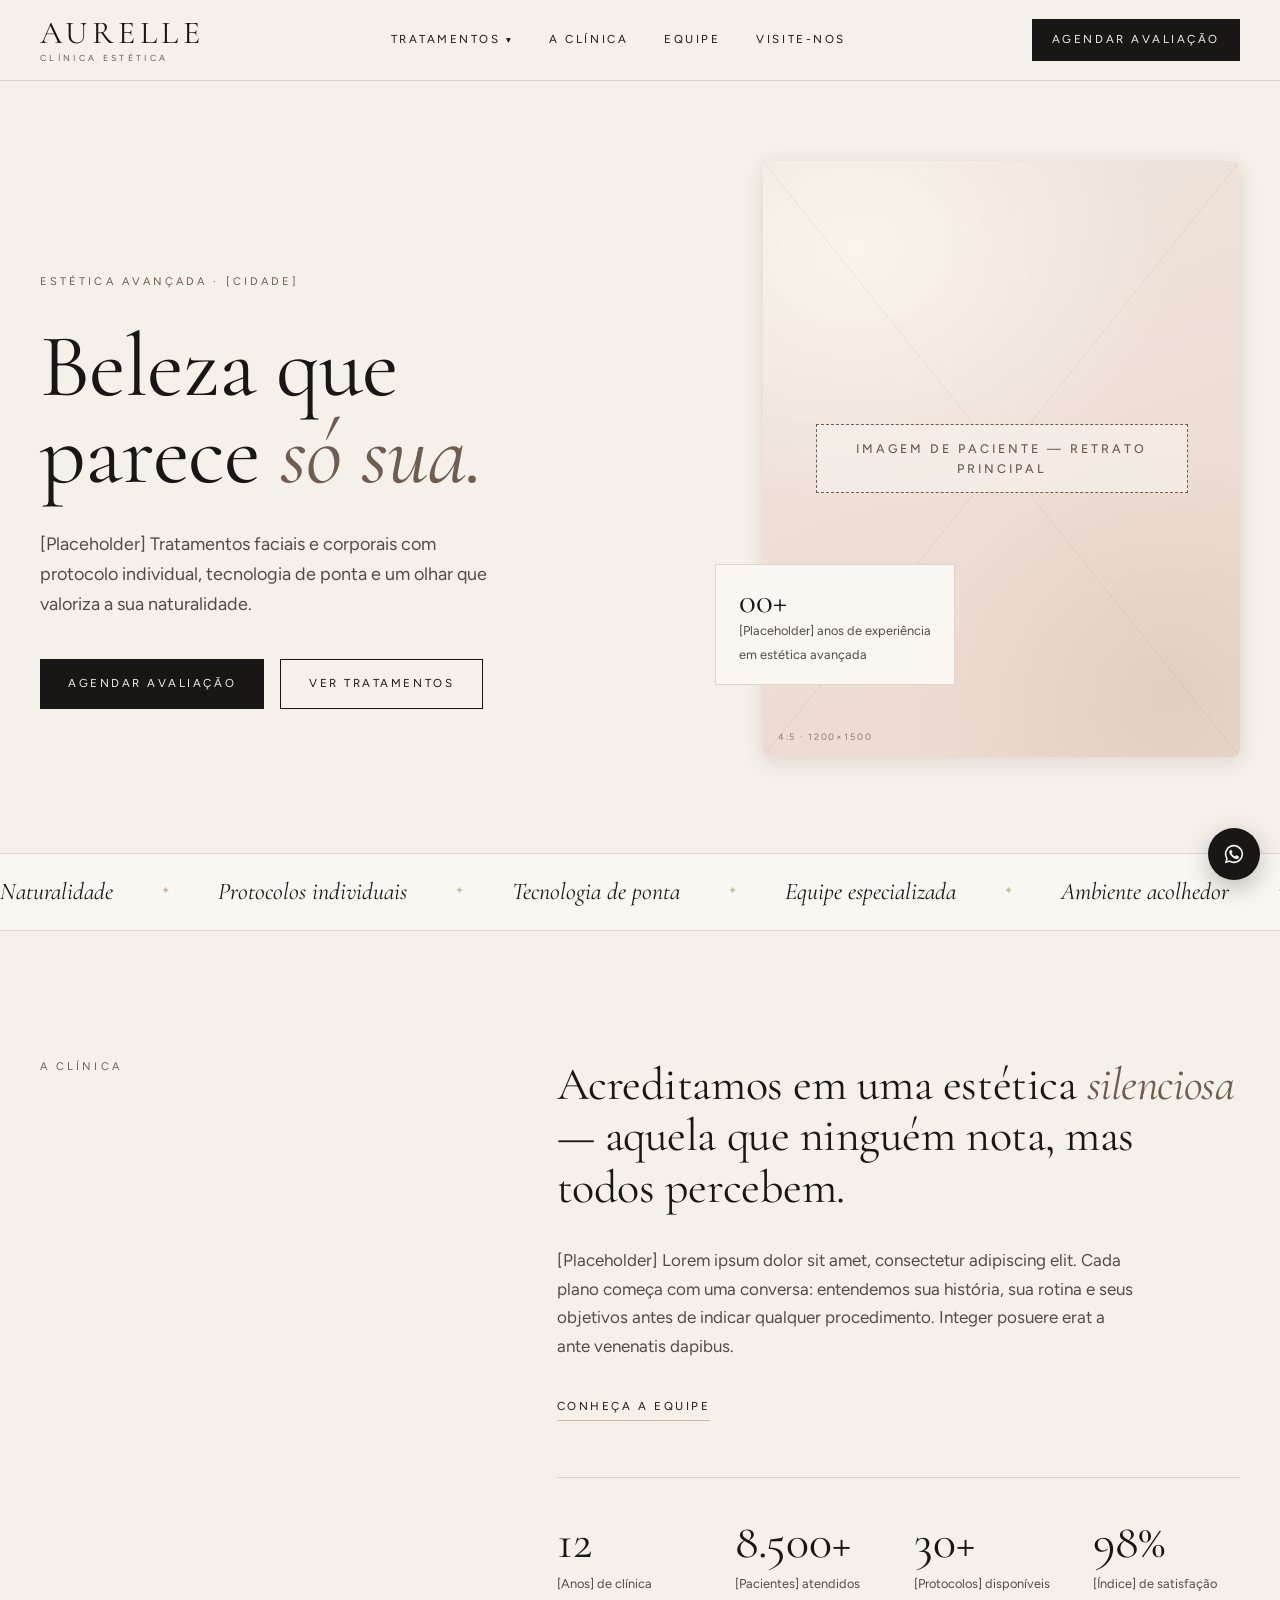
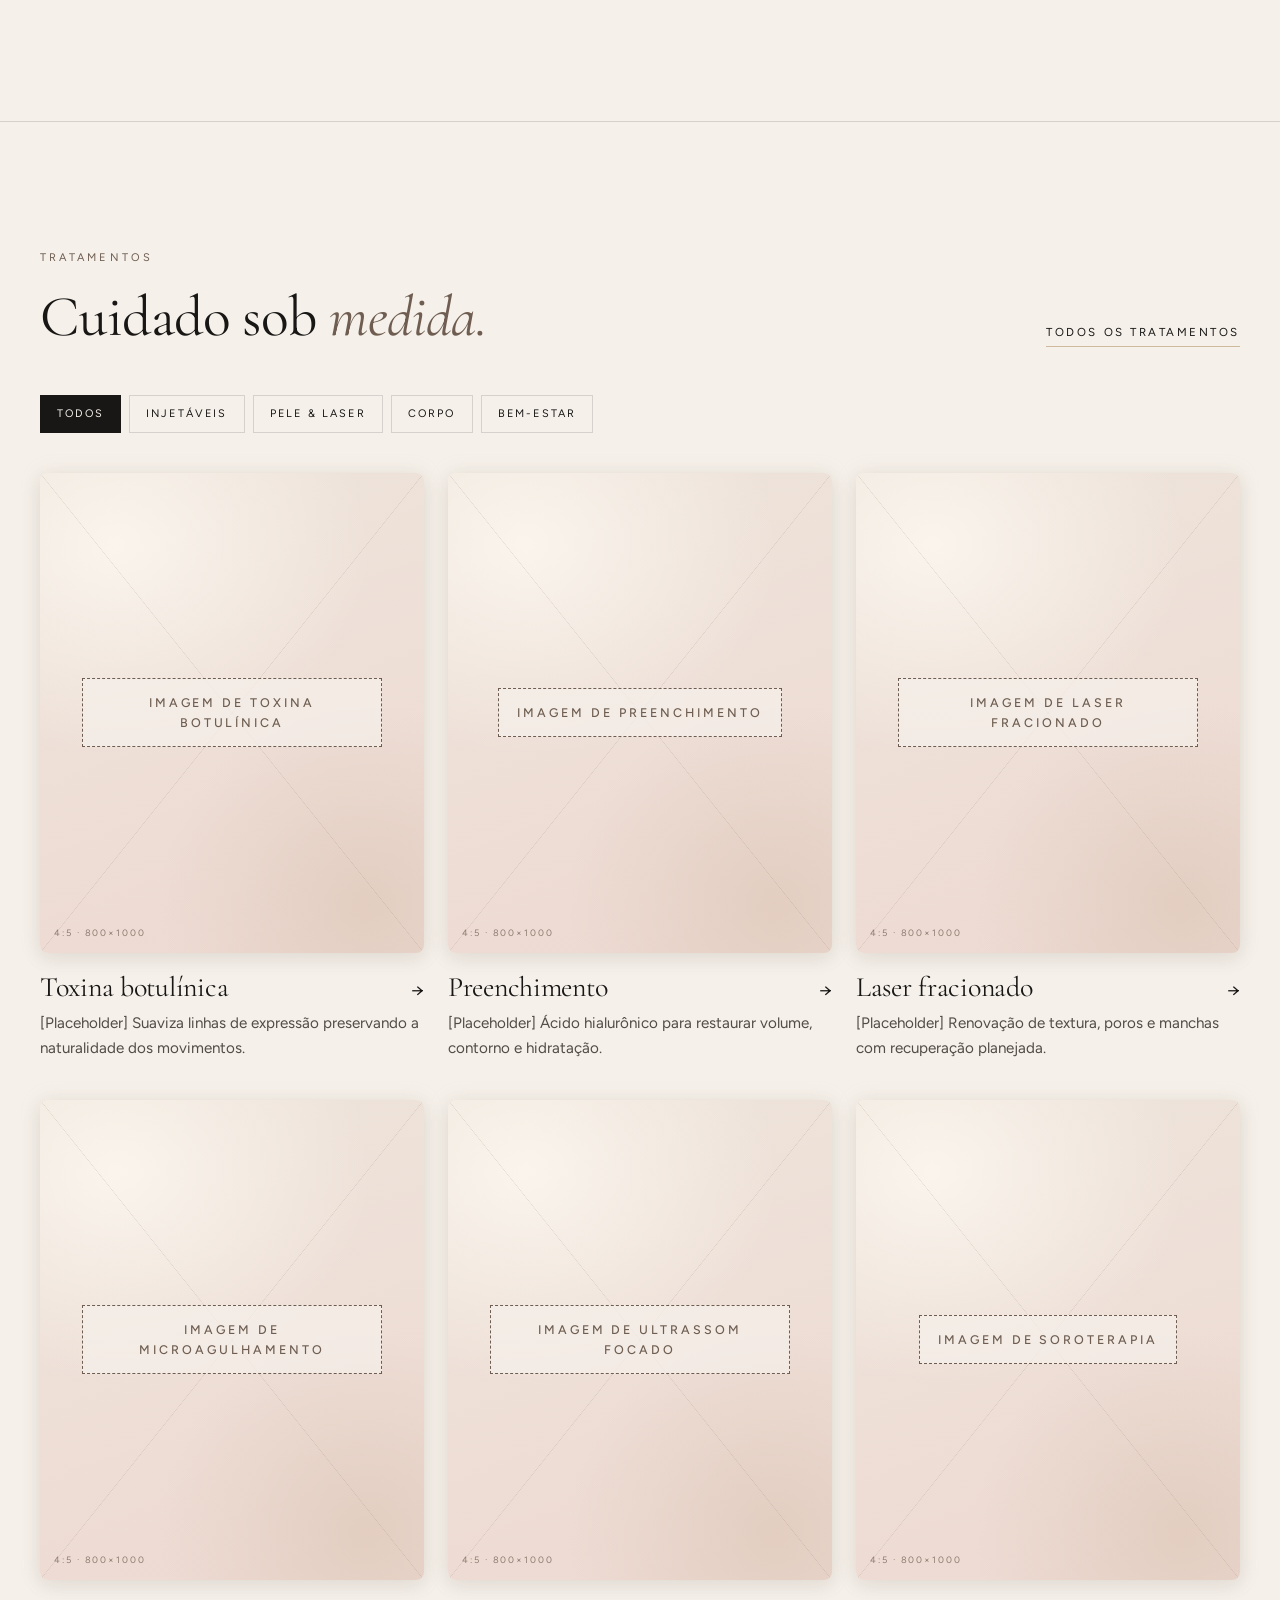
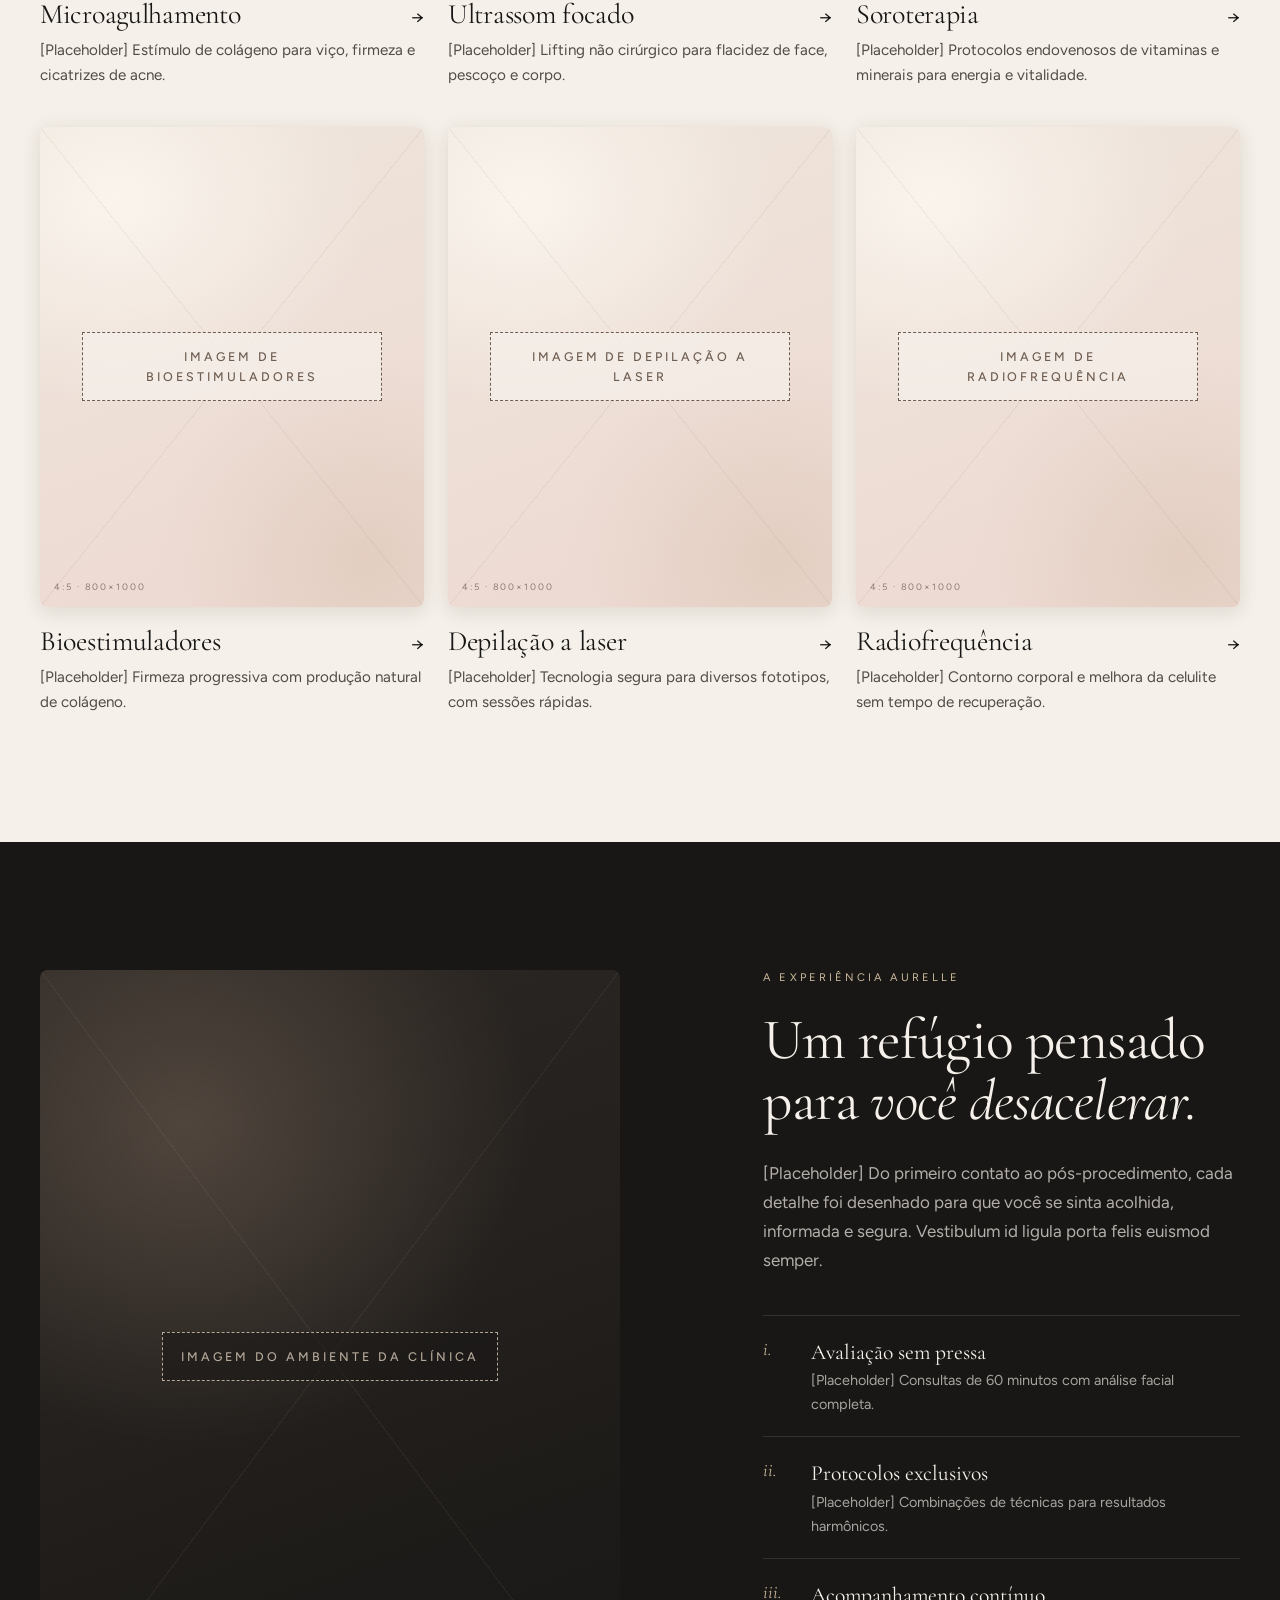
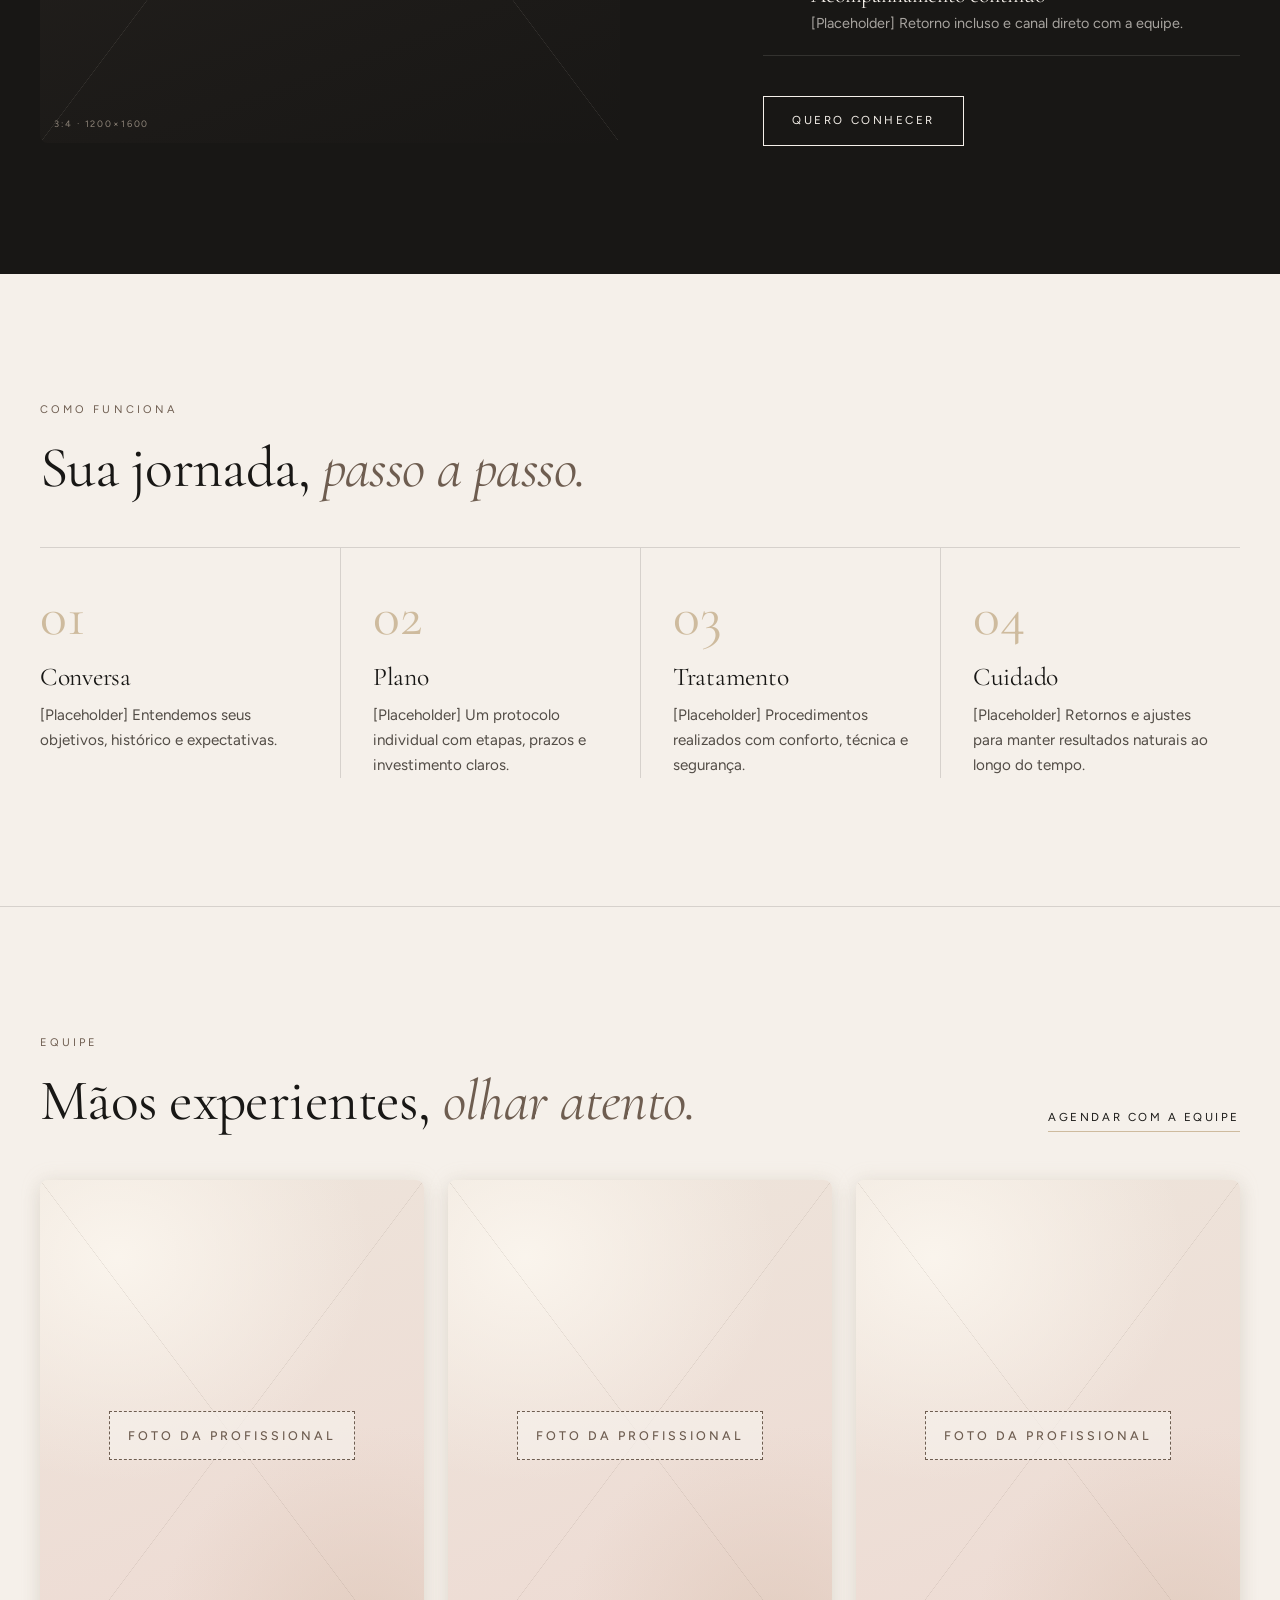
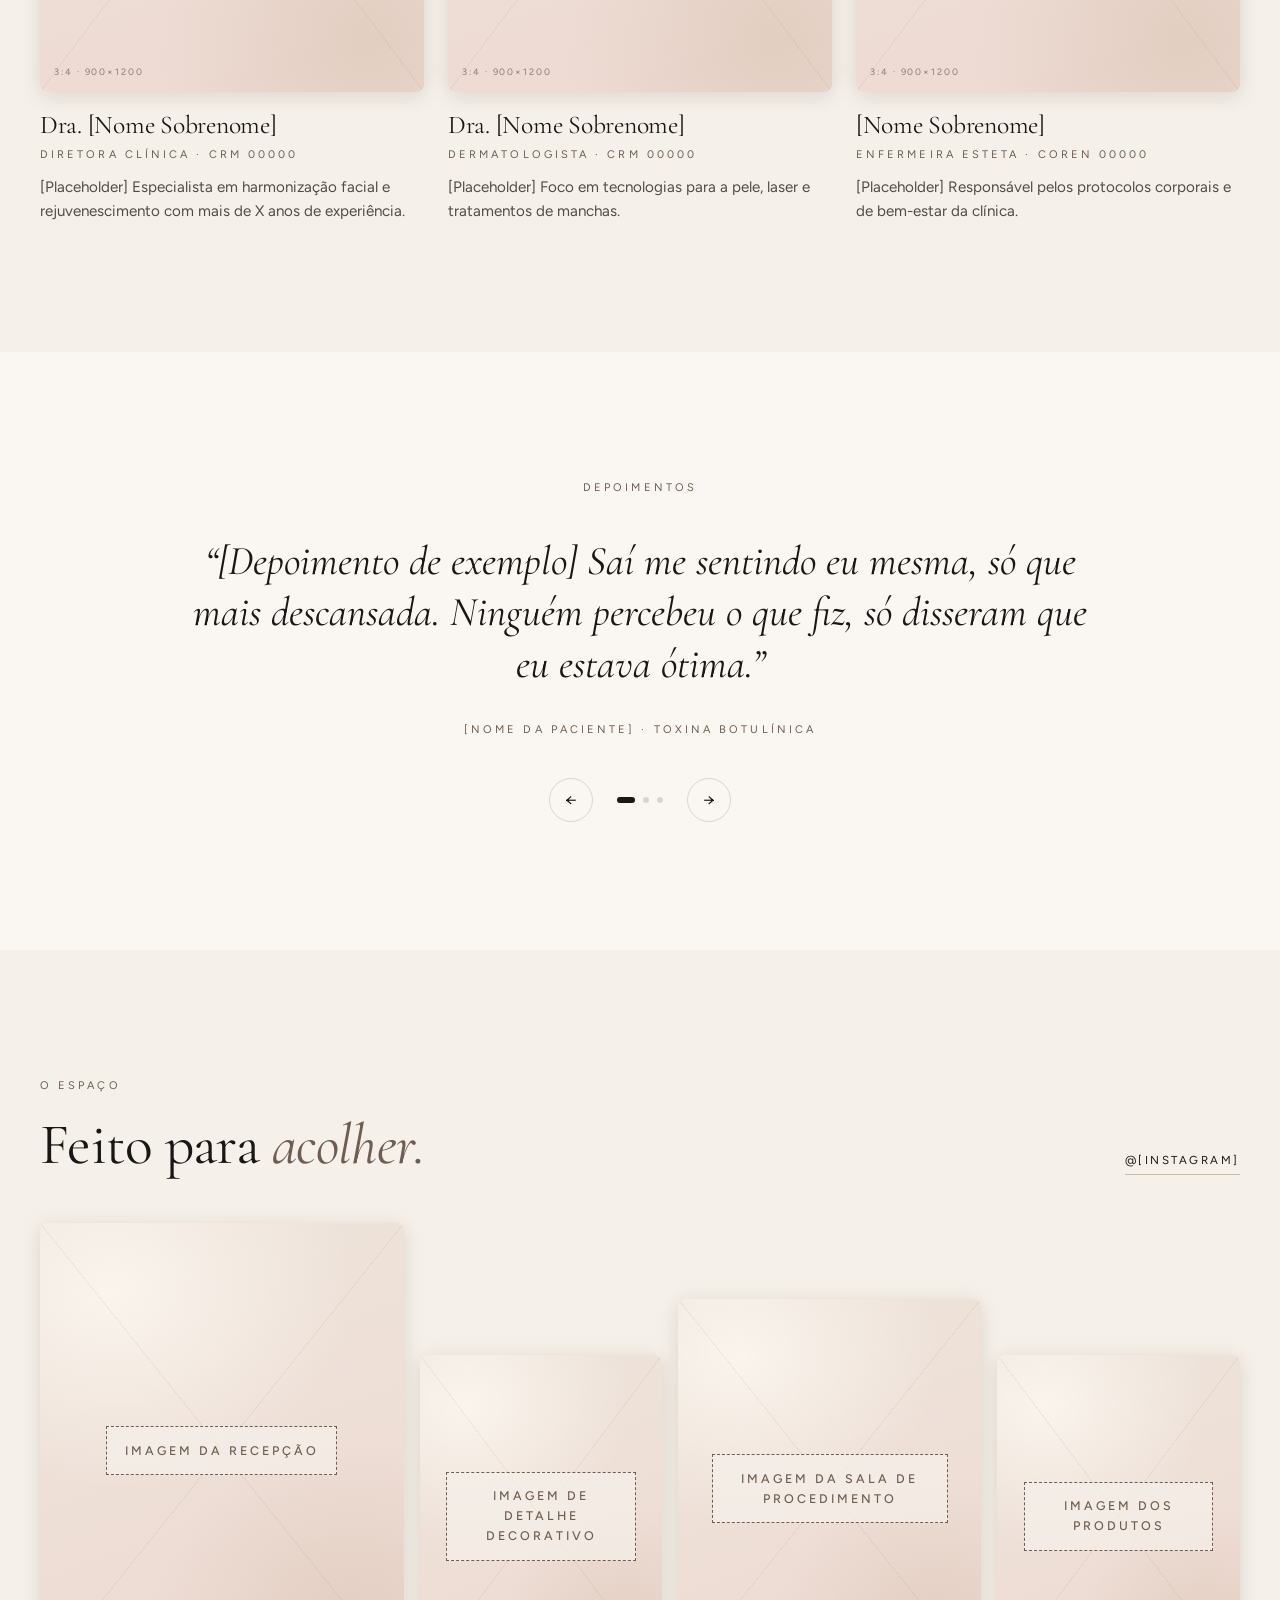
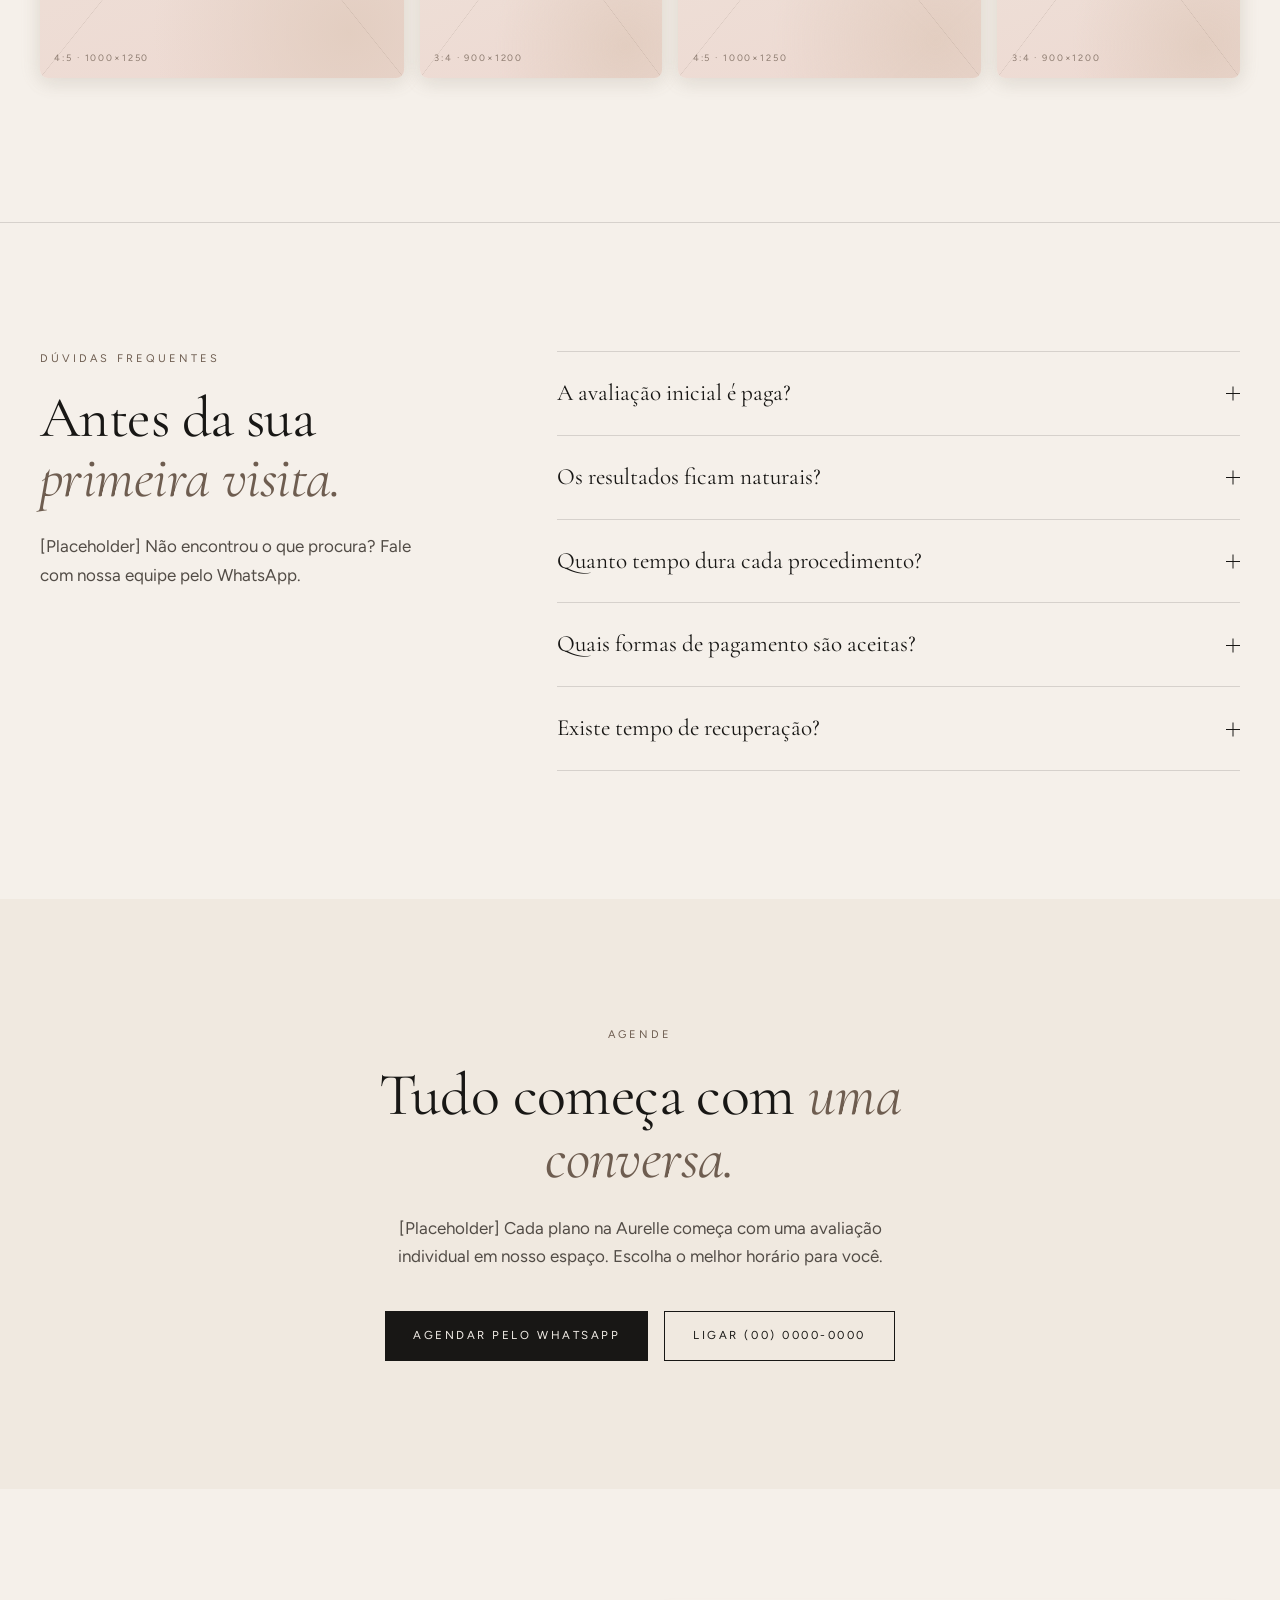
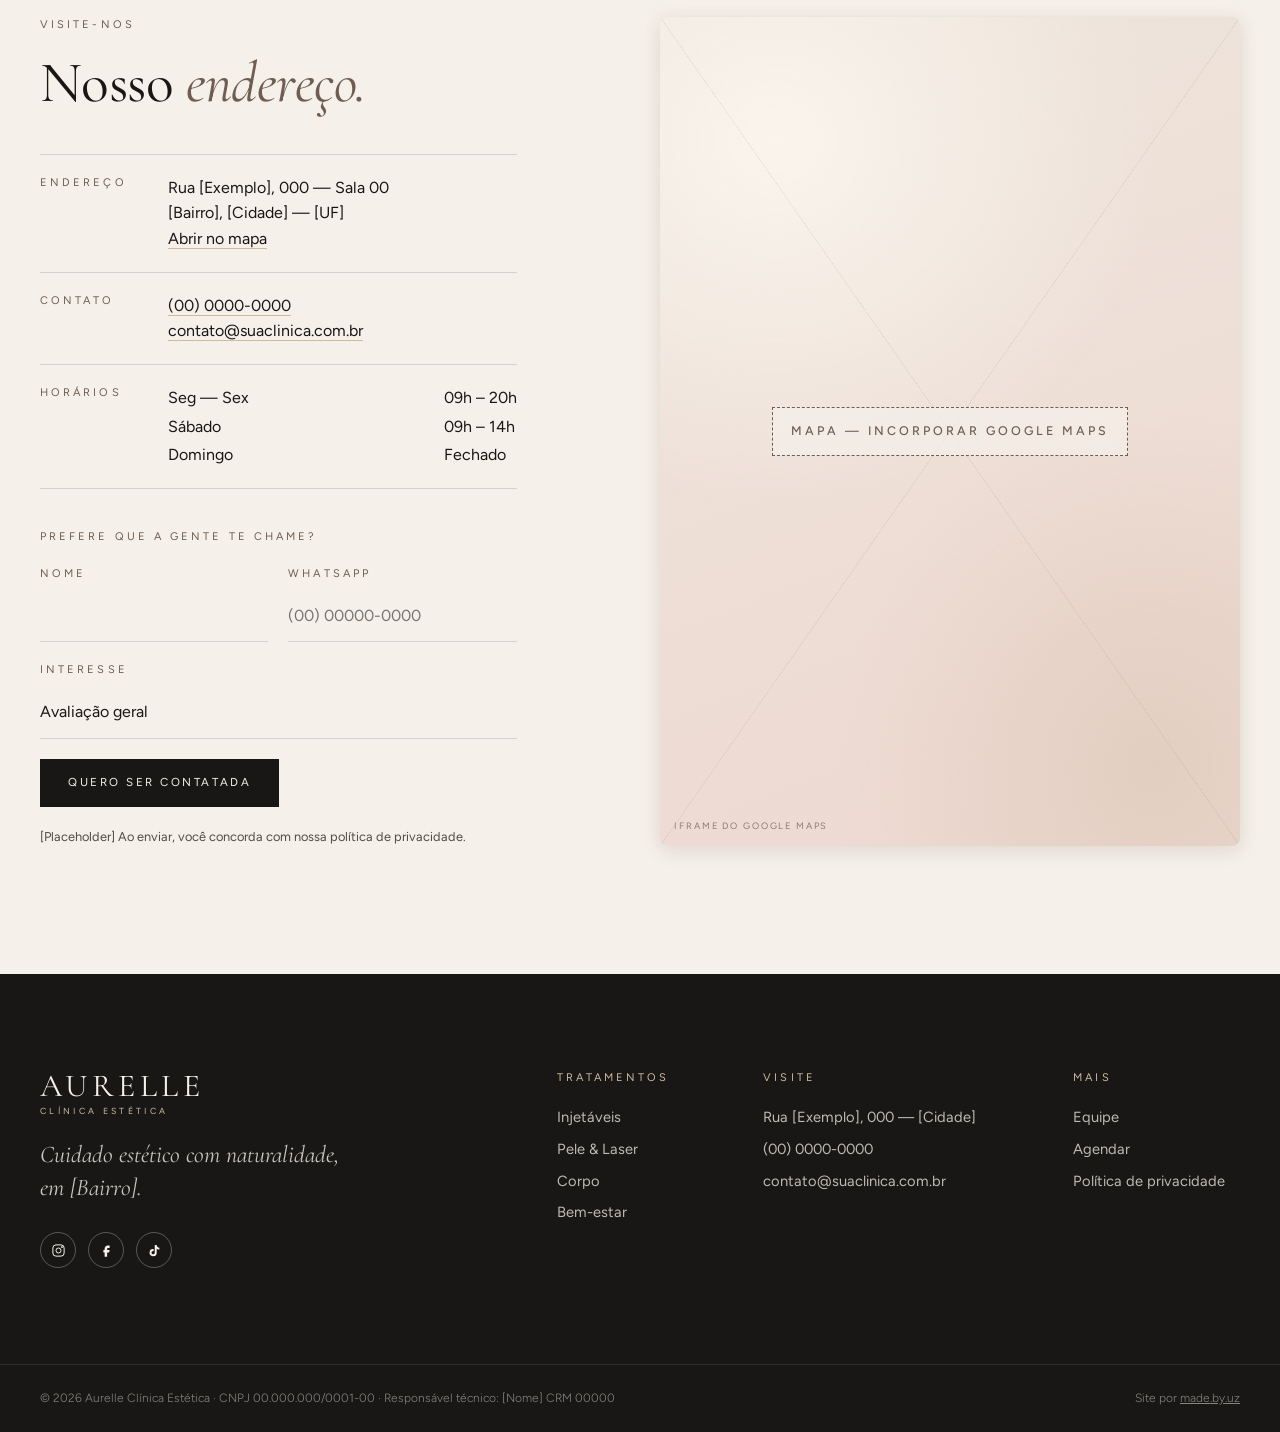
<file: index.html>
<!doctype html>
<html lang="pt-BR" class="no-js">
<head>
  <meta charset="utf-8">
  <meta name="viewport" content="width=device-width, initial-scale=1">
  <title>Aurelle — Clínica de Estética | Beleza com naturalidade</title>
  <meta name="description" content="[Placeholder] Clínica de estética avançada: injetáveis, tecnologias para a pele, laser e bem-estar. Agende sua avaliação.">
  <meta property="og:title" content="Aurelle — Clínica de Estética">
  <meta property="og:description" content="[Placeholder] Estética avançada com naturalidade e cuidado individual.">
  <meta property="og:type" content="website">
  <meta name="theme-color" content="#f3efe9">
  <link rel="preconnect" href="https://fonts.googleapis.com">
  <link rel="preconnect" href="https://fonts.gstatic.com" crossorigin>
  <link href="https://fonts.googleapis.com/css2?family=Cormorant+Garamond:ital,wght@0,400;0,500;1,400&family=Figtree:wght@300;400;500&display=swap" rel="stylesheet">
  <link rel="stylesheet" href="css/style.css">
  <script>document.documentElement.classList.remove('no-js')</script>
</head>
<body>
  <a class="skip-link" href="#conteudo">Pular para o conteúdo</a>

  <!-- ================= HEADER ================= -->
  <header class="site-header" id="topo">
    <div class="container header-inner">
      <a href="index.html" class="logo" aria-label="Aurelle — página inicial">
        <span class="logo-mark">Aurelle</span>
        <span class="logo-sub">Clínica Estética</span>
      </a>

      <nav class="nav" aria-label="Principal">
        <div class="dropdown">
          <a href="#tratamentos" class="nav-link" aria-haspopup="true">Tratamentos <span class="nav-caret">▾</span></a>
          <div class="dropdown-panel">
            <div class="dropdown-inner">
              <div class="dropdown-col">
                <h4 class="eyebrow">Injetáveis</h4>
                <a href="tratamento.html">Toxina botulínica</a>
                <a href="tratamento.html">Preenchimento</a>
                <a href="tratamento.html">Bioestimuladores</a>
                <a href="tratamento.html">Skinbooster</a>
              </div>
              <div class="dropdown-col">
                <h4 class="eyebrow">Pele &amp; Laser</h4>
                <a href="tratamento.html">Microagulhamento</a>
                <a href="tratamento.html">Laser fracionado</a>
                <a href="tratamento.html">Depilação a laser</a>
                <a href="tratamento.html">Peeling químico</a>
              </div>
              <div class="dropdown-col">
                <h4 class="eyebrow">Corpo &amp; Bem-estar</h4>
                <a href="tratamento.html">Ultrassom micro e macrofocado</a>
                <a href="tratamento.html">Radiofrequência</a>
                <a href="tratamento.html">Soroterapia</a>
                <a href="tratamento.html">Programa de emagrecimento</a>
              </div>
            </div>
          </div>
        </div>
        <a href="#clinica" class="nav-link">A Clínica</a>
        <a href="#equipe" class="nav-link">Equipe</a>
        <a href="#visite" class="nav-link">Visite-nos</a>
      </nav>

      <div class="header-actions">
        <a href="#agendar" class="btn-ink btn-sm">Agendar avaliação</a>
        <button class="menu-toggle" aria-expanded="false" aria-controls="mobile-nav">
          <span class="menu-label">Menu</span>
          <span class="burger" aria-hidden="true"><span></span><span></span></span>
        </button>
      </div>
    </div>

    <nav class="mobile-nav" id="mobile-nav" aria-label="Mobile">
      <p class="eyebrow" style="margin-bottom:.75rem">Tratamentos</p>
      <ul>
        <li><a class="big" href="tratamento.html">Injetáveis</a></li>
        <li><a class="big" href="tratamento.html">Pele &amp; Laser</a></li>
        <li><a class="big" href="tratamento.html">Corpo</a></li>
        <li><a class="big" href="tratamento.html">Bem-estar</a></li>
      </ul>
      <ul class="rule">
        <li><a class="big" href="#clinica">A Clínica</a></li>
        <li><a class="big" href="#equipe">Equipe</a></li>
        <li><a class="big" href="#visite">Visite-nos</a></li>
      </ul>
      <a href="#agendar" class="btn-ink" style="width:100%">Agendar avaliação</a>
    </nav>
  </header>

  <main id="conteudo">

    <!-- ================= HERO ================= -->
    <section class="hero container grid-12">
      <div class="hero-copy">
        <p class="eyebrow reveal">Estética avançada · [Cidade]</p>
        <h1 class="display reveal" data-delay="1">Beleza que<br>parece <em class="accent">só sua.</em></h1>
        <p class="lead reveal" data-delay="2">[Placeholder] Tratamentos faciais e corporais com protocolo individual, tecnologia de ponta e um olhar que valoriza a sua naturalidade.</p>
        <div class="hero-ctas reveal" data-delay="3">
          <a href="#agendar" class="btn-ink">Agendar avaliação</a>
          <a href="#tratamentos" class="btn-line">Ver tratamentos</a>
        </div>
      </div>
      <div class="hero-media reveal" data-delay="2">
        <div class="media-soft ratio-45">
          <div class="ph" data-label="Imagem de paciente — retrato principal" data-size="4:5 · 1200×1500"></div>
        </div>
        <div class="hero-badge">
          <strong>00+</strong>
          <span>[Placeholder] anos de experiência em estética avançada</span>
        </div>
      </div>
    </section>

    <!-- ================= MARQUEE ================= -->
    <div class="marquee" aria-hidden="true">
      <div class="marquee-track">
        <span>Naturalidade</span><span>Protocolos individuais</span><span>Tecnologia de ponta</span><span>Equipe especializada</span><span>Ambiente acolhedor</span><span>Resultados sutis</span>
        <span>Naturalidade</span><span>Protocolos individuais</span><span>Tecnologia de ponta</span><span>Equipe especializada</span><span>Ambiente acolhedor</span><span>Resultados sutis</span>
      </div>
    </div>

    <!-- ================= INTRO / FILOSOFIA ================= -->
    <section class="section container" id="clinica">
      <div class="grid-12">
        <div class="intro-label">
          <p class="eyebrow reveal">A Clínica</p>
        </div>
        <div class="intro-body">
          <h2 class="h2 reveal">Acreditamos em uma estética <em class="accent">silenciosa</em> — aquela que ninguém nota, mas todos percebem.</h2>
          <p class="body reveal" data-delay="1">[Placeholder] Lorem ipsum dolor sit amet, consectetur adipiscing elit. Cada plano começa com uma conversa: entendemos sua história, sua rotina e seus objetivos antes de indicar qualquer procedimento. Integer posuere erat a ante venenatis dapibus.</p>
          <div class="reveal" data-delay="2" style="margin-top:2rem"><a href="#equipe" class="link-underline">Conheça a equipe</a></div>
          <div class="stats rule">
            <div class="stat reveal"><strong data-count="12">0</strong><span>[Anos] de clínica</span></div>
            <div class="stat reveal" data-delay="1"><strong data-count="8500" data-suffix="+">0</strong><span>[Pacientes] atendidos</span></div>
            <div class="stat reveal" data-delay="2"><strong data-count="30" data-suffix="+">0</strong><span>[Protocolos] disponíveis</span></div>
            <div class="stat reveal" data-delay="3"><strong data-count="98" data-suffix="%">0</strong><span>[Índice] de satisfação</span></div>
          </div>
        </div>
      </div>
    </section>

    <!-- ================= TRATAMENTOS ================= -->
    <section class="section container rule" id="tratamentos">
      <div class="section-head">
        <div>
          <p class="eyebrow reveal">Tratamentos</p>
          <h2 class="h2 reveal" data-delay="1">Cuidado sob <em class="accent">medida.</em></h2>
        </div>
        <a href="tratamento.html" class="link-underline reveal">Todos os tratamentos</a>
      </div>

      <div class="tabs" role="tablist" aria-label="Filtrar tratamentos">
        <button class="tab" role="tab" aria-selected="true" data-filter="todos">Todos</button>
        <button class="tab" role="tab" aria-selected="false" data-filter="injetaveis">Injetáveis</button>
        <button class="tab" role="tab" aria-selected="false" data-filter="pele">Pele &amp; Laser</button>
        <button class="tab" role="tab" aria-selected="false" data-filter="corpo">Corpo</button>
        <button class="tab" role="tab" aria-selected="false" data-filter="bemestar">Bem-estar</button>
      </div>

      <div class="treatments">
        <a href="tratamento.html" class="t-card reveal" data-cat="injetaveis">
          <div class="media-soft ratio-45"><div class="ph" data-label="Imagem de toxina botulínica" data-size="4:5 · 800×1000"></div></div>
          <div class="t-meta"><h3>Toxina botulínica</h3><span class="t-arrow">→</span></div>
          <p>[Placeholder] Suaviza linhas de expressão preservando a naturalidade dos movimentos.</p>
        </a>
        <a href="tratamento.html" class="t-card reveal" data-delay="1" data-cat="injetaveis">
          <div class="media-soft ratio-45"><div class="ph" data-label="Imagem de preenchimento" data-size="4:5 · 800×1000"></div></div>
          <div class="t-meta"><h3>Preenchimento</h3><span class="t-arrow">→</span></div>
          <p>[Placeholder] Ácido hialurônico para restaurar volume, contorno e hidratação.</p>
        </a>
        <a href="tratamento.html" class="t-card reveal" data-delay="2" data-cat="pele">
          <div class="media-soft ratio-45"><div class="ph" data-label="Imagem de laser fracionado" data-size="4:5 · 800×1000"></div></div>
          <div class="t-meta"><h3>Laser fracionado</h3><span class="t-arrow">→</span></div>
          <p>[Placeholder] Renovação de textura, poros e manchas com recuperação planejada.</p>
        </a>
        <a href="tratamento.html" class="t-card reveal" data-cat="pele">
          <div class="media-soft ratio-45"><div class="ph" data-label="Imagem de microagulhamento" data-size="4:5 · 800×1000"></div></div>
          <div class="t-meta"><h3>Microagulhamento</h3><span class="t-arrow">→</span></div>
          <p>[Placeholder] Estímulo de colágeno para viço, firmeza e cicatrizes de acne.</p>
        </a>
        <a href="tratamento.html" class="t-card reveal" data-delay="1" data-cat="corpo">
          <div class="media-soft ratio-45"><div class="ph" data-label="Imagem de ultrassom focado" data-size="4:5 · 800×1000"></div></div>
          <div class="t-meta"><h3>Ultrassom focado</h3><span class="t-arrow">→</span></div>
          <p>[Placeholder] Lifting não cirúrgico para flacidez de face, pescoço e corpo.</p>
        </a>
        <a href="tratamento.html" class="t-card reveal" data-delay="2" data-cat="bemestar">
          <div class="media-soft ratio-45"><div class="ph" data-label="Imagem de soroterapia" data-size="4:5 · 800×1000"></div></div>
          <div class="t-meta"><h3>Soroterapia</h3><span class="t-arrow">→</span></div>
          <p>[Placeholder] Protocolos endovenosos de vitaminas e minerais para energia e vitalidade.</p>
        </a>
        <a href="tratamento.html" class="t-card reveal" data-cat="injetaveis">
          <div class="media-soft ratio-45"><div class="ph" data-label="Imagem de bioestimuladores" data-size="4:5 · 800×1000"></div></div>
          <div class="t-meta"><h3>Bioestimuladores</h3><span class="t-arrow">→</span></div>
          <p>[Placeholder] Firmeza progressiva com produção natural de colágeno.</p>
        </a>
        <a href="tratamento.html" class="t-card reveal" data-delay="1" data-cat="pele">
          <div class="media-soft ratio-45"><div class="ph" data-label="Imagem de depilação a laser" data-size="4:5 · 800×1000"></div></div>
          <div class="t-meta"><h3>Depilação a laser</h3><span class="t-arrow">→</span></div>
          <p>[Placeholder] Tecnologia segura para diversos fototipos, com sessões rápidas.</p>
        </a>
        <a href="tratamento.html" class="t-card reveal" data-delay="2" data-cat="corpo">
          <div class="media-soft ratio-45"><div class="ph" data-label="Imagem de radiofrequência" data-size="4:5 · 800×1000"></div></div>
          <div class="t-meta"><h3>Radiofrequência</h3><span class="t-arrow">→</span></div>
          <p>[Placeholder] Contorno corporal e melhora da celulite sem tempo de recuperação.</p>
        </a>
      </div>
      <p class="swipe-hint" aria-hidden="true">Arraste para ver mais</p>
    </section>

    <!-- ================= EXPERIÊNCIA (DARK) ================= -->
    <section class="dark">
      <div class="section container grid-12">
        <div class="feature-media reveal">
          <div class="media-soft ratio-34" style="box-shadow:none"><div class="ph dark" data-label="Imagem do ambiente da clínica" data-size="3:4 · 1200×1600"></div></div>
        </div>
        <div class="feature-copy">
          <p class="eyebrow reveal">A experiência Aurelle</p>
          <h2 class="h2 reveal" data-delay="1">Um refúgio pensado para <em>você desacelerar.</em></h2>
          <p class="body reveal" data-delay="2">[Placeholder] Do primeiro contato ao pós-procedimento, cada detalhe foi desenhado para que você se sinta acolhida, informada e segura. Vestibulum id ligula porta felis euismod semper.</p>
          <ul class="feature-list">
            <li class="reveal"><span class="num">i.</span><div><strong>Avaliação sem pressa</strong><span>[Placeholder] Consultas de 60 minutos com análise facial completa.</span></div></li>
            <li class="reveal" data-delay="1"><span class="num">ii.</span><div><strong>Protocolos exclusivos</strong><span>[Placeholder] Combinações de técnicas para resultados harmônicos.</span></div></li>
            <li class="reveal" data-delay="2"><span class="num">iii.</span><div><strong>Acompanhamento contínuo</strong><span>[Placeholder] Retorno incluso e canal direto com a equipe.</span></div></li>
          </ul>
          <div class="reveal" style="margin-top:2.5rem"><a href="#agendar" class="btn-line on-dark">Quero conhecer</a></div>
        </div>
      </div>
    </section>

    <!-- ================= PROCESSO ================= -->
    <section class="section container">
      <div class="section-head">
        <div>
          <p class="eyebrow reveal">Como funciona</p>
          <h2 class="h2 reveal" data-delay="1">Sua jornada, <em class="accent">passo a passo.</em></h2>
        </div>
      </div>
      <div class="steps">
        <div class="step reveal"><span class="num">01</span><h3>Conversa</h3><p>[Placeholder] Entendemos seus objetivos, histórico e expectativas.</p></div>
        <div class="step reveal" data-delay="1"><span class="num">02</span><h3>Plano</h3><p>[Placeholder] Um protocolo individual com etapas, prazos e investimento claros.</p></div>
        <div class="step reveal" data-delay="2"><span class="num">03</span><h3>Tratamento</h3><p>[Placeholder] Procedimentos realizados com conforto, técnica e segurança.</p></div>
        <div class="step reveal" data-delay="3"><span class="num">04</span><h3>Cuidado</h3><p>[Placeholder] Retornos e ajustes para manter resultados naturais ao longo do tempo.</p></div>
      </div>
    </section>

    <!-- ================= EQUIPE ================= -->
    <section class="section container rule" id="equipe">
      <div class="section-head">
        <div>
          <p class="eyebrow reveal">Equipe</p>
          <h2 class="h2 reveal" data-delay="1">Mãos experientes, <em class="accent">olhar atento.</em></h2>
        </div>
        <a href="#agendar" class="link-underline reveal">Agendar com a equipe</a>
      </div>
      <div class="team">
        <article class="member reveal">
          <div class="media-soft ratio-34"><div class="ph" data-label="Foto da profissional" data-size="3:4 · 900×1200"></div></div>
          <h3>Dra. [Nome Sobrenome]</h3>
          <span class="eyebrow">Diretora clínica · CRM 00000</span>
          <p>[Placeholder] Especialista em harmonização facial e rejuvenescimento com mais de X anos de experiência.</p>
        </article>
        <article class="member reveal" data-delay="1">
          <div class="media-soft ratio-34"><div class="ph" data-label="Foto da profissional" data-size="3:4 · 900×1200"></div></div>
          <h3>Dra. [Nome Sobrenome]</h3>
          <span class="eyebrow">Dermatologista · CRM 00000</span>
          <p>[Placeholder] Foco em tecnologias para a pele, laser e tratamentos de manchas.</p>
        </article>
        <article class="member reveal" data-delay="2">
          <div class="media-soft ratio-34"><div class="ph" data-label="Foto da profissional" data-size="3:4 · 900×1200"></div></div>
          <h3>[Nome Sobrenome]</h3>
          <span class="eyebrow">Enfermeira esteta · COREN 00000</span>
          <p>[Placeholder] Responsável pelos protocolos corporais e de bem-estar da clínica.</p>
        </article>
      </div>
      <p class="swipe-hint" aria-hidden="true">Arraste para ver mais</p>
    </section>

    <!-- ================= DEPOIMENTOS ================= -->
    <section class="section" style="background:var(--card)">
      <div class="container">
        <p class="eyebrow reveal" style="text-align:center;margin-bottom:2.5rem">Depoimentos</p>
        <div class="quotes" data-slider>
          <figure class="quote active">
            <blockquote>“[Depoimento de exemplo] Saí me sentindo eu mesma, só que mais descansada. Ninguém percebeu o que fiz, só disseram que eu estava ótima.”</blockquote>
            <figcaption class="eyebrow">[Nome da paciente] · Toxina botulínica</figcaption>
          </figure>
          <figure class="quote">
            <blockquote>“[Depoimento de exemplo] A avaliação foi a mais completa que já tive. Explicaram cada etapa com calma e honestidade.”</blockquote>
            <figcaption class="eyebrow">[Nome da paciente] · Bioestimuladores</figcaption>
          </figure>
          <figure class="quote">
            <blockquote>“[Depoimento de exemplo] Ambiente lindo, atendimento impecável e um resultado que superou o que eu imaginava.”</blockquote>
            <figcaption class="eyebrow">[Nome da paciente] · Laser fracionado</figcaption>
          </figure>
          <div class="quote-nav">
            <button type="button" data-prev aria-label="Depoimento anterior">←</button>
            <div class="dots" aria-hidden="true"></div>
            <button type="button" data-next aria-label="Próximo depoimento">→</button>
          </div>
        </div>
      </div>
    </section>

    <!-- ================= GALERIA ================= -->
    <section class="section container">
      <div class="section-head">
        <div>
          <p class="eyebrow reveal">O espaço</p>
          <h2 class="h2 reveal" data-delay="1">Feito para <em class="accent">acolher.</em></h2>
        </div>
        <a href="#" class="link-underline reveal">@[instagram]</a>
      </div>
      <div class="gallery">
        <div class="media-soft ratio-45 reveal"><div class="ph" data-label="Imagem da recepção" data-size="4:5 · 1000×1250"></div></div>
        <div class="media-soft ratio-34 reveal" data-delay="1"><div class="ph" data-label="Imagem de detalhe decorativo" data-size="3:4 · 900×1200"></div></div>
        <div class="media-soft ratio-45 reveal" data-delay="2"><div class="ph" data-label="Imagem da sala de procedimento" data-size="4:5 · 1000×1250"></div></div>
        <div class="media-soft ratio-34 reveal" data-delay="3"><div class="ph" data-label="Imagem dos produtos" data-size="3:4 · 900×1200"></div></div>
      </div>
      <p class="swipe-hint" aria-hidden="true">Arraste para ver mais</p>
    </section>

    <!-- ================= FAQ ================= -->
    <section class="section container rule">
      <div class="grid-12">
        <div class="faq-label">
          <p class="eyebrow reveal">Dúvidas frequentes</p>
          <h2 class="h2 reveal" data-delay="1">Antes da sua <em class="accent">primeira visita.</em></h2>
          <p class="body reveal" data-delay="2">[Placeholder] Não encontrou o que procura? Fale com nossa equipe pelo WhatsApp.</p>
        </div>
        <div class="faq-list">
          <div class="faq-item reveal">
            <button class="faq-q" aria-expanded="false">A avaliação inicial é paga?<span class="faq-icon" aria-hidden="true"></span></button>
            <div class="faq-a"><div><p>[Placeholder] Explique aqui a política de avaliação da clínica: valor, duração e se o valor é abatido no tratamento.</p></div></div>
          </div>
          <div class="faq-item reveal">
            <button class="faq-q" aria-expanded="false">Os resultados ficam naturais?<span class="faq-icon" aria-hidden="true"></span></button>
            <div class="faq-a"><div><p>[Placeholder] Nossa filosofia é realçar, nunca transformar. Cada protocolo é dosado de acordo com sua anatomia e objetivos.</p></div></div>
          </div>
          <div class="faq-item reveal">
            <button class="faq-q" aria-expanded="false">Quanto tempo dura cada procedimento?<span class="faq-icon" aria-hidden="true"></span></button>
            <div class="faq-a"><div><p>[Placeholder] A maioria dos procedimentos leva entre 30 e 90 minutos. Informamos tudo no seu plano personalizado.</p></div></div>
          </div>
          <div class="faq-item reveal">
            <button class="faq-q" aria-expanded="false">Quais formas de pagamento são aceitas?<span class="faq-icon" aria-hidden="true"></span></button>
            <div class="faq-a"><div><p>[Placeholder] Pix, cartões de crédito e débito, com possibilidade de parcelamento.</p></div></div>
          </div>
          <div class="faq-item reveal">
            <button class="faq-q" aria-expanded="false">Existe tempo de recuperação?<span class="faq-icon" aria-hidden="true"></span></button>
            <div class="faq-a"><div><p>[Placeholder] Depende do tratamento. Muitos procedimentos permitem retorno imediato às atividades; outros pedem alguns dias de cuidado.</p></div></div>
          </div>
        </div>
      </div>
    </section>

    <!-- ================= AGENDAR ================= -->
    <section class="book" id="agendar">
      <div class="book-inner">
        <p class="eyebrow reveal">Agende</p>
        <h2 class="reveal" data-delay="1">Tudo começa com <em class="accent">uma conversa.</em></h2>
        <p class="body reveal" data-delay="2">[Placeholder] Cada plano na Aurelle começa com uma avaliação individual em nosso espaço. Escolha o melhor horário para você.</p>
        <div class="book-ctas reveal" data-delay="3">
          <a href="https://wa.me/5500000000000" target="_blank" rel="noopener" class="btn-ink">Agendar pelo WhatsApp</a>
          <a href="tel:+550000000000" class="btn-line">Ligar (00) 0000-0000</a>
        </div>
      </div>
    </section>

    <!-- ================= VISITE ================= -->
    <section class="section container" id="visite">
      <div class="grid-12">
        <div class="visit-copy">
          <p class="eyebrow reveal">Visite-nos</p>
          <h2 class="h2 reveal" data-delay="1">Nosso <em class="accent">endereço.</em></h2>
          <dl class="info-list">
            <div class="info-row reveal"><dt class="eyebrow">Endereço</dt><dd>Rua [Exemplo], 000 — Sala 00<br>[Bairro], [Cidade] — [UF]<br><a href="#" target="_blank" rel="noopener">Abrir no mapa</a></dd></div>
            <div class="info-row reveal"><dt class="eyebrow">Contato</dt><dd><a href="tel:+550000000000">(00) 0000-0000</a><br><a href="mailto:contato@suaclinica.com.br">contato@suaclinica.com.br</a></dd></div>
            <div class="info-row reveal"><dt class="eyebrow">Horários</dt><dd class="hours"><span>Seg — Sex</span><span>09h – 20h</span><span>Sábado</span><span>09h – 14h</span><span>Domingo</span><span>Fechado</span></dd></div>
          </dl>

          <form class="form reveal" id="contato-form" novalidate>
            <p class="eyebrow">Prefere que a gente te chame?</p>
            <div class="two">
              <div class="field"><label class="eyebrow" for="f-nome">Nome</label><input id="f-nome" name="nome" required autocomplete="name"></div>
              <div class="field"><label class="eyebrow" for="f-tel">WhatsApp</label><input id="f-tel" name="telefone" type="tel" required autocomplete="tel" placeholder="(00) 00000-0000"></div>
            </div>
            <div class="field"><label class="eyebrow" for="f-int">Interesse</label>
              <select id="f-int" name="interesse">
                <option>Avaliação geral</option><option>Injetáveis</option><option>Pele &amp; Laser</option><option>Corpo</option><option>Bem-estar</option>
              </select>
            </div>
            <div><button class="btn-ink" type="submit">Quero ser contatada</button></div>
            <p class="form-note">[Placeholder] Ao enviar, você concorda com nossa política de privacidade.</p>
            <div class="form-success" role="status">Obrigada! Entraremos em contato em breve.</div>
          </form>
        </div>
        <div class="visit-map reveal" data-delay="1">
          <div class="media-soft" style="height:100%;min-height:26rem"><div class="ph" data-label="Mapa — incorporar Google Maps" data-size="iframe do Google Maps"></div></div>
        </div>
      </div>
    </section>
  </main>

  <!-- ================= FOOTER ================= -->
  <footer class="site-footer">
    <div class="container grid-12 footer-grid">
      <div class="f-brand">
        <a href="index.html" class="logo" aria-label="Aurelle — página inicial">
          <span class="logo-mark">Aurelle</span>
          <span class="logo-sub">Clínica Estética</span>
        </a>
        <p class="f-tag">Cuidado estético com naturalidade, em [Bairro].</p>
        <div class="socials">
          <a href="#" aria-label="Instagram"><svg viewBox="0 0 24 24" fill="none" stroke="currentColor" stroke-width="1.6"><rect x="3" y="3" width="18" height="18" rx="5"/><circle cx="12" cy="12" r="4"/><circle cx="17.5" cy="6.5" r=".8" fill="currentColor"/></svg></a>
          <a href="#" aria-label="Facebook"><svg viewBox="0 0 24 24" fill="currentColor"><path d="M14 8h3V4h-3c-2.8 0-5 2.2-5 5v2H7v4h2v7h4v-7h3l1-4h-4V9c0-.6.4-1 1-1Z"/></svg></a>
          <a href="#" aria-label="TikTok"><svg viewBox="0 0 24 24" fill="currentColor"><path d="M16.6 5.8A4.3 4.3 0 0 1 15.5 3h-3.1v12.4a2.6 2.6 0 1 1-2.6-2.6c.3 0 .5 0 .8.1V9.7a5.7 5.7 0 1 0 4.9 5.7V9.1a7.4 7.4 0 0 0 4.3 1.4V7.4a4.3 4.3 0 0 1-3.2-1.6Z"/></svg></a>
        </div>
      </div>
      <div class="f-col-1">
        <p class="f-title">Tratamentos</p>
        <ul class="f-links">
          <li><a href="tratamento.html">Injetáveis</a></li>
          <li><a href="tratamento.html">Pele &amp; Laser</a></li>
          <li><a href="tratamento.html">Corpo</a></li>
          <li><a href="tratamento.html">Bem-estar</a></li>
        </ul>
      </div>
      <div class="f-col-2">
        <p class="f-title">Visite</p>
        <address class="f-links">
          <a href="#">Rua [Exemplo], 000 — [Cidade]</a>
          <a href="tel:+550000000000">(00) 0000-0000</a>
          <a href="mailto:contato@suaclinica.com.br">contato@suaclinica.com.br</a>
        </address>
      </div>
      <div class="f-col-3">
        <p class="f-title">Mais</p>
        <ul class="f-links">
          <li><a href="index.html#equipe">Equipe</a></li>
          <li><a href="index.html#agendar">Agendar</a></li>
          <li><a href="#">Política de privacidade</a></li>
        </ul>
      </div>
    </div>
    <div class="container footer-bottom">
      <span>© <span data-year>2026</span> Aurelle Clínica Estética · CNPJ 00.000.000/0001-00 · Responsável técnico: [Nome] CRM 00000</span>
      <span>Site por <a href="#" style="text-decoration:underline">made.by.uz</a></span>
    </div>
  </footer>

  <!-- WhatsApp flutuante -->
  <a class="float-cta" href="https://wa.me/5500000000000" target="_blank" rel="noopener" aria-label="Fale conosco pelo WhatsApp">
    <svg viewBox="0 0 24 24" fill="currentColor"><path d="M12 2a10 10 0 0 0-8.6 15.1L2 22l5-1.3A10 10 0 1 0 12 2Zm0 18.2a8.2 8.2 0 0 1-4.2-1.1l-.3-.2-3 .8.8-2.9-.2-.3A8.2 8.2 0 1 1 12 20.2Zm4.5-6.1c-.2-.1-1.5-.7-1.7-.8-.2-.1-.4-.1-.6.1l-.8 1c-.1.2-.3.2-.5.1a6.7 6.7 0 0 1-3.3-2.9c-.3-.4.3-.4.7-1.4.1-.2 0-.3 0-.4l-.8-1.8c-.2-.5-.4-.4-.6-.4h-.5a1 1 0 0 0-.7.3 3 3 0 0 0-.9 2.2 5.2 5.2 0 0 0 1.1 2.7 11.8 11.8 0 0 0 4.5 4c1.7.7 2.3.8 3.2.6a2.7 2.7 0 0 0 1.8-1.2 2.2 2.2 0 0 0 .1-1.3c0-.1-.2-.2-.5-.3Z"/></svg>
  </a>

  <!-- Modal promocional (aparece 1x por visitante) -->
  <div class="modal" id="promo" role="dialog" aria-modal="true" aria-labelledby="promo-title">
    <div class="modal-box" tabindex="-1">
      <button class="modal-close" data-close aria-label="Fechar">×</button>
      <p class="eyebrow">Aurelle · Primeira visita</p>
      <h2 id="promo-title">Sua avaliação facial é <em class="accent">por nossa conta.</em></h2>
      <p>[Placeholder] Novos pacientes ganham uma avaliação facial completa com análise de pele. Agende pelo WhatsApp e mencione o código <strong>PRIMEIRAVISITA</strong>.</p>
      <div class="modal-ctas">
        <a href="https://wa.me/5500000000000" target="_blank" rel="noopener" class="btn-ink" data-close>Quero minha avaliação</a>
        <a href="#tratamentos" class="link-underline" data-close>Ver tratamentos</a>
      </div>
    </div>
  </div>

  <script src="js/main.js"></script>
</body>
</html>
</file>
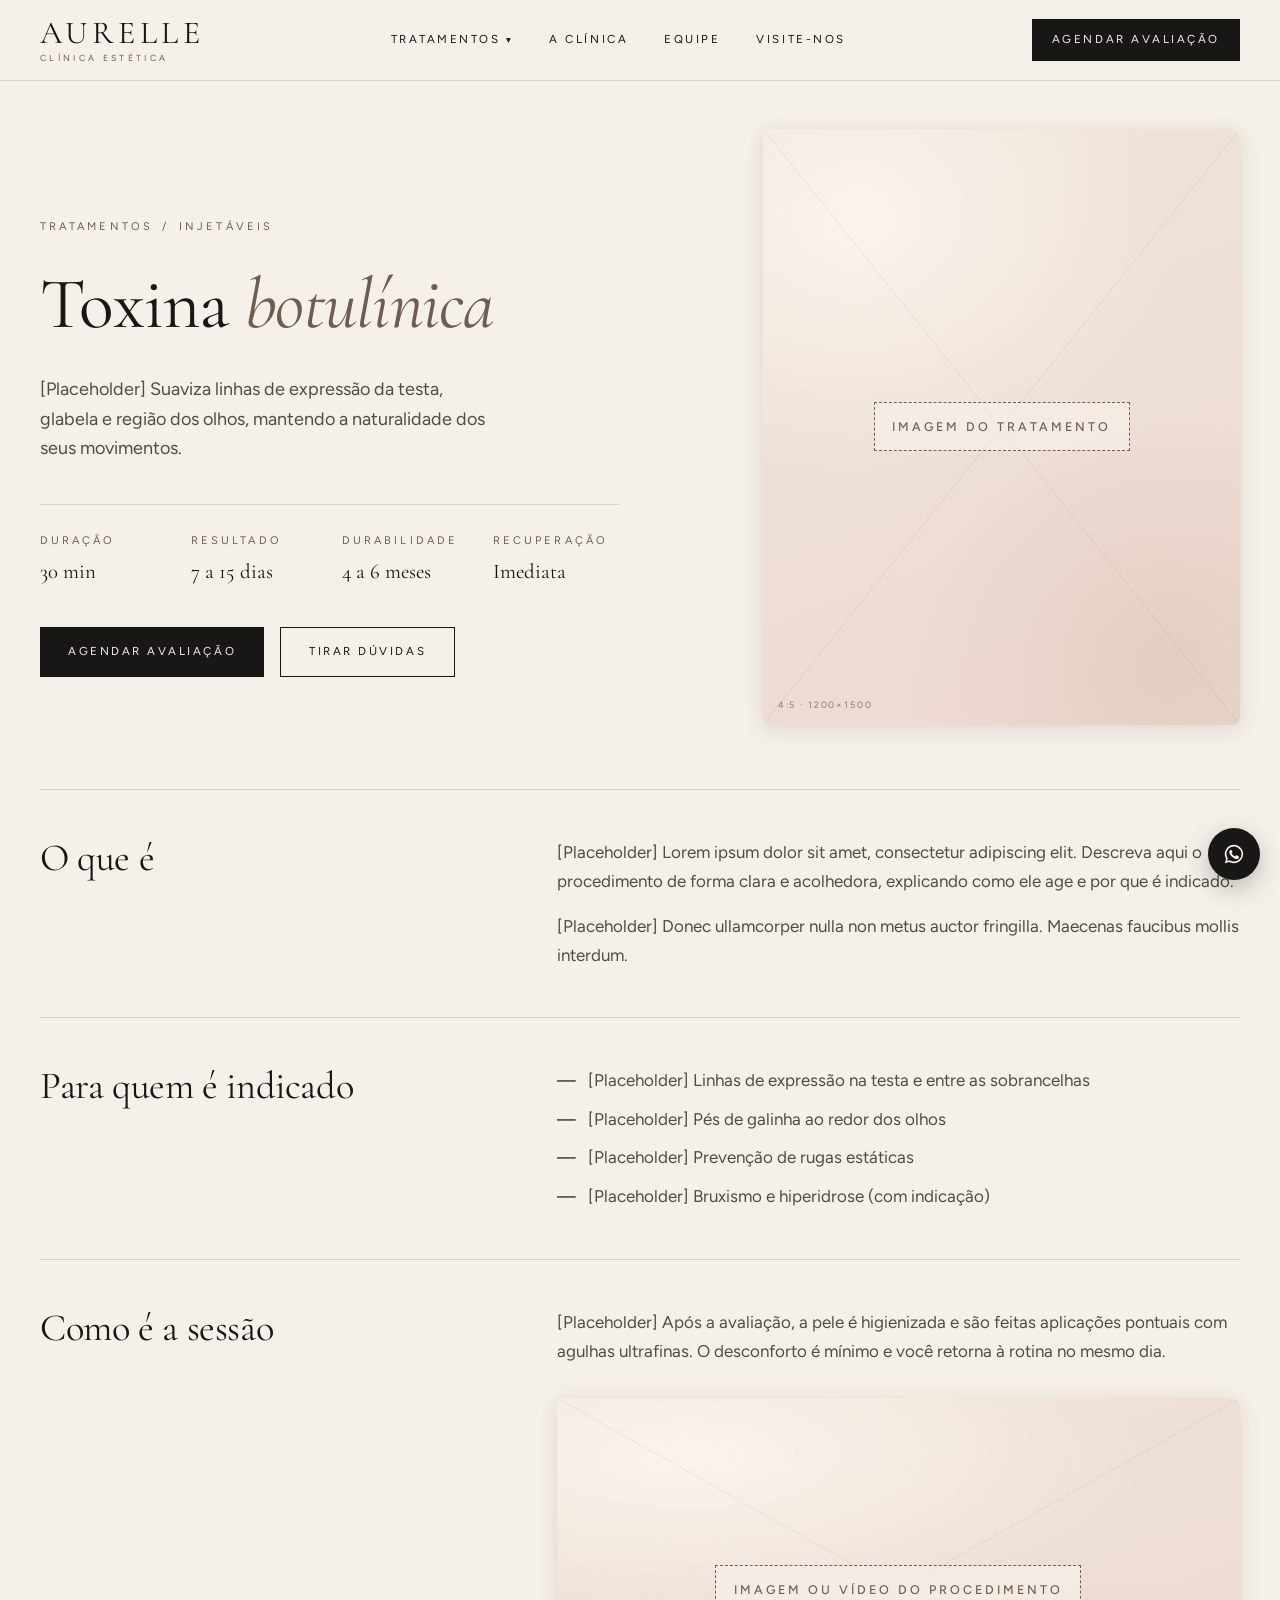
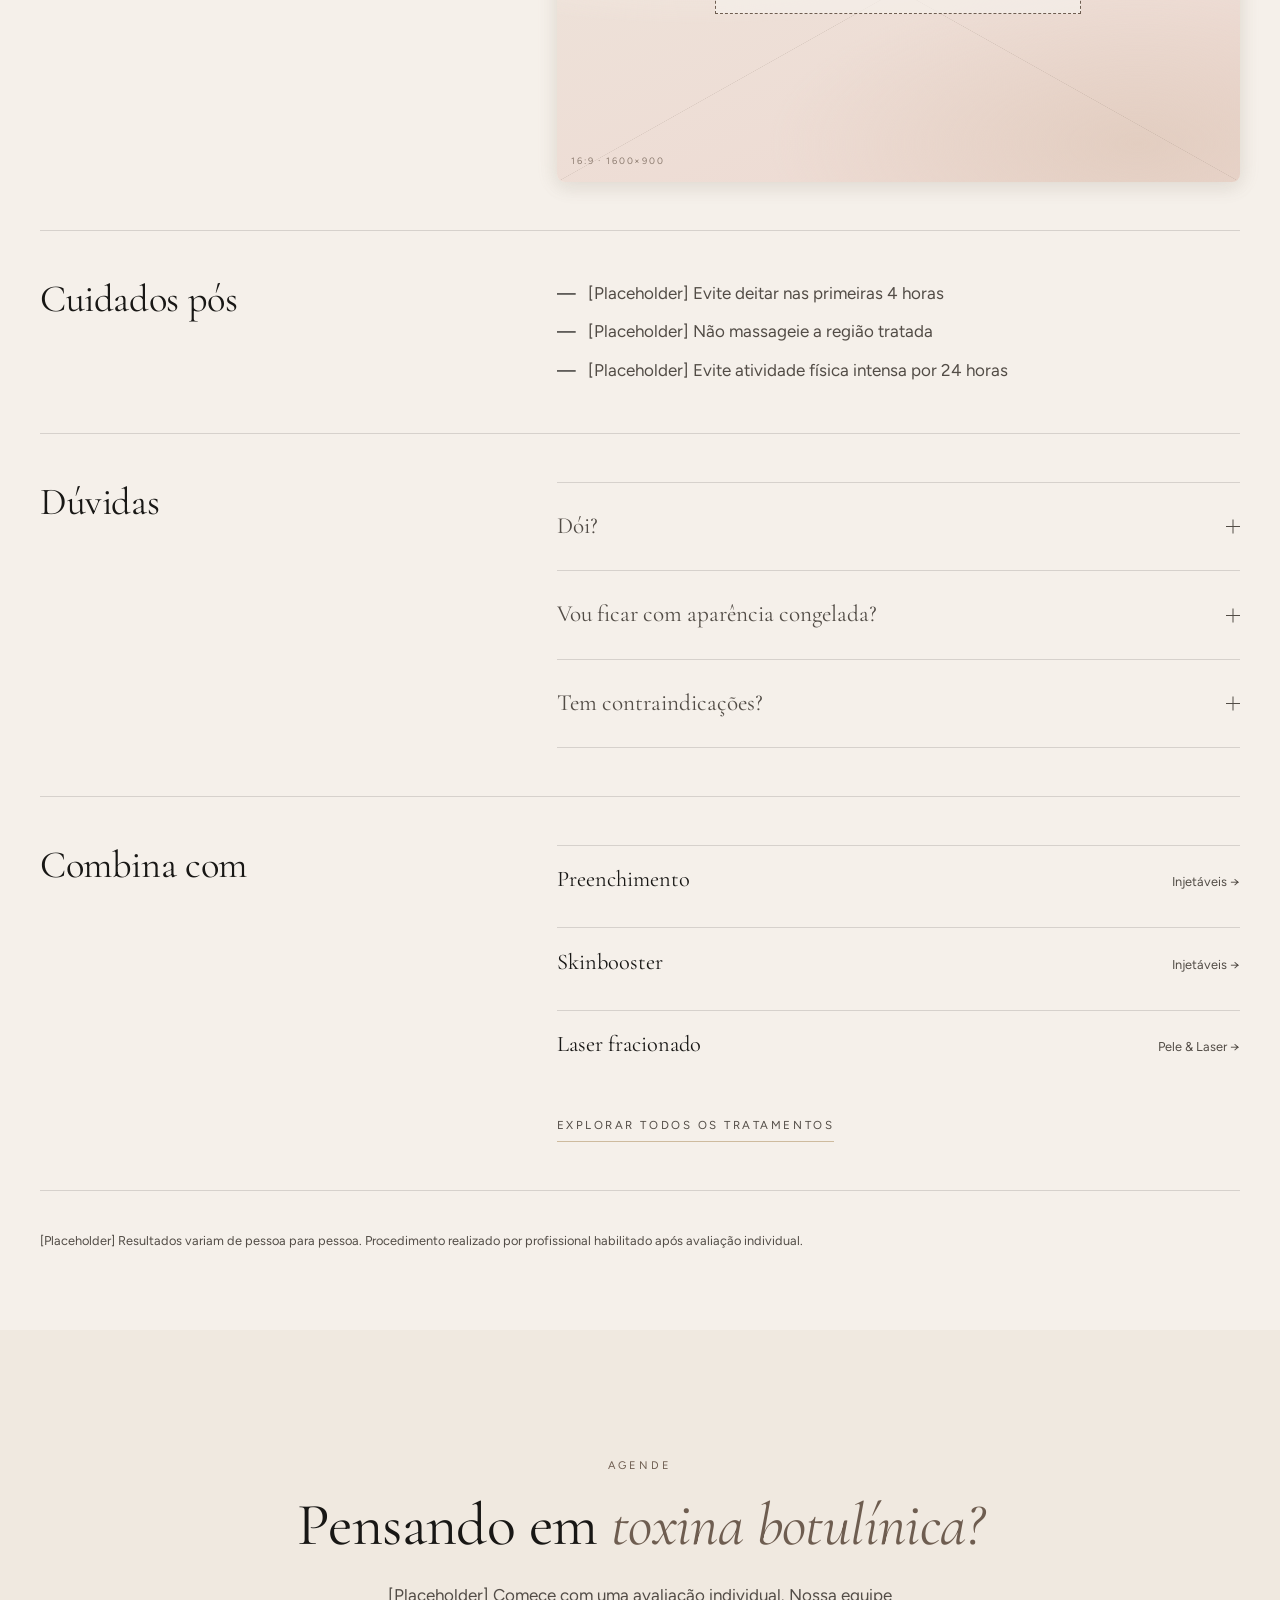
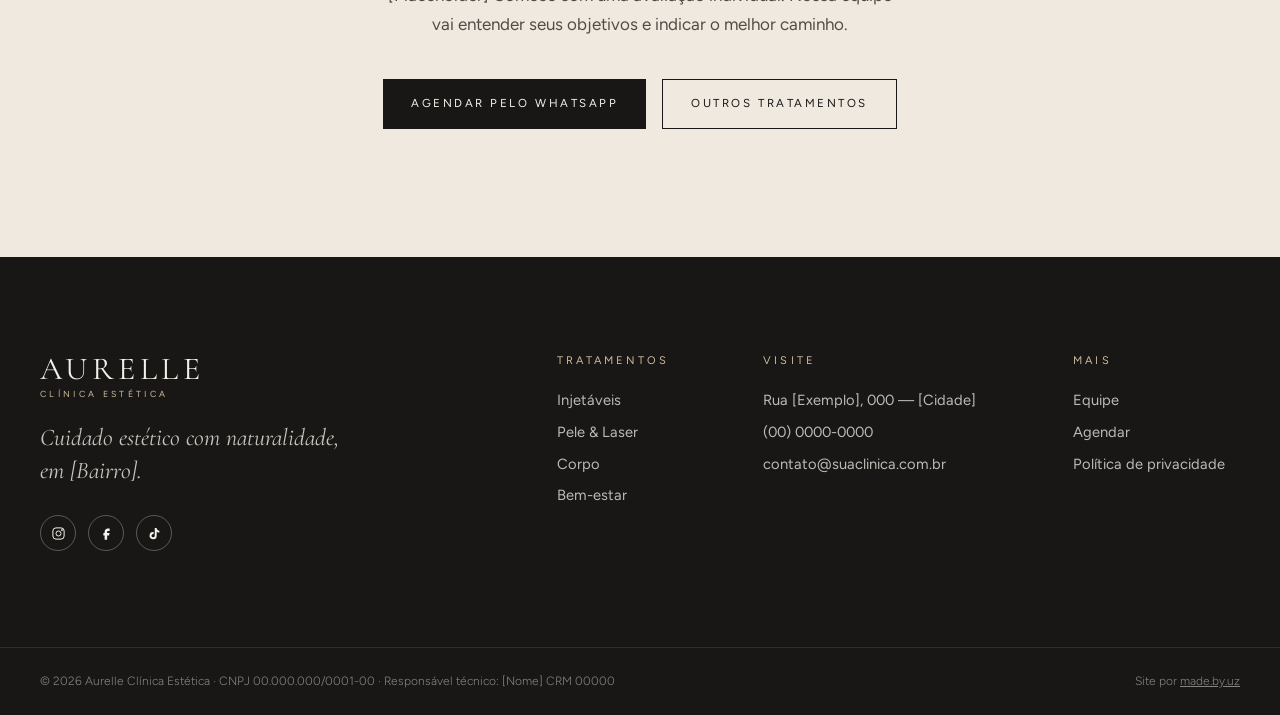
<file: tratamento.html>
<!doctype html>
<html lang="pt-BR" class="no-js">
<head>
  <meta charset="utf-8">
  <meta name="viewport" content="width=device-width, initial-scale=1">
  <title>Toxina botulínica — Aurelle Clínica Estética</title>
  <meta name="description" content="[Placeholder] Clínica de estética avançada: injetáveis, tecnologias para a pele, laser e bem-estar. Agende sua avaliação.">
  <meta property="og:title" content="Aurelle — Clínica de Estética">
  <meta property="og:description" content="[Placeholder] Estética avançada com naturalidade e cuidado individual.">
  <meta property="og:type" content="website">
  <meta name="theme-color" content="#f3efe9">
  <link rel="preconnect" href="https://fonts.googleapis.com">
  <link rel="preconnect" href="https://fonts.gstatic.com" crossorigin>
  <link href="https://fonts.googleapis.com/css2?family=Cormorant+Garamond:ital,wght@0,400;0,500;1,400&family=Figtree:wght@300;400;500&display=swap" rel="stylesheet">
  <link rel="stylesheet" href="css/style.css">
  <script>document.documentElement.classList.remove('no-js')</script>
</head>
<body>
  <a class="skip-link" href="#conteudo">Pular para o conteúdo</a>

  <!-- ================= HEADER ================= -->
  <header class="site-header" id="topo">
    <div class="container header-inner">
      <a href="index.html" class="logo" aria-label="Aurelle — página inicial">
        <span class="logo-mark">Aurelle</span>
        <span class="logo-sub">Clínica Estética</span>
      </a>

      <nav class="nav" aria-label="Principal">
        <div class="dropdown">
          <a href="index.html#tratamentos" class="nav-link" aria-haspopup="true">Tratamentos <span class="nav-caret">▾</span></a>
          <div class="dropdown-panel">
            <div class="dropdown-inner">
              <div class="dropdown-col">
                <h4 class="eyebrow">Injetáveis</h4>
                <a href="tratamento.html">Toxina botulínica</a>
                <a href="tratamento.html">Preenchimento</a>
                <a href="tratamento.html">Bioestimuladores</a>
                <a href="tratamento.html">Skinbooster</a>
              </div>
              <div class="dropdown-col">
                <h4 class="eyebrow">Pele &amp; Laser</h4>
                <a href="tratamento.html">Microagulhamento</a>
                <a href="tratamento.html">Laser fracionado</a>
                <a href="tratamento.html">Depilação a laser</a>
                <a href="tratamento.html">Peeling químico</a>
              </div>
              <div class="dropdown-col">
                <h4 class="eyebrow">Corpo &amp; Bem-estar</h4>
                <a href="tratamento.html">Ultrassom micro e macrofocado</a>
                <a href="tratamento.html">Radiofrequência</a>
                <a href="tratamento.html">Soroterapia</a>
                <a href="tratamento.html">Programa de emagrecimento</a>
              </div>
            </div>
          </div>
        </div>
        <a href="index.html#clinica" class="nav-link">A Clínica</a>
        <a href="index.html#equipe" class="nav-link">Equipe</a>
        <a href="index.html#visite" class="nav-link">Visite-nos</a>
      </nav>

      <div class="header-actions">
        <a href="index.html#agendar" class="btn-ink btn-sm">Agendar avaliação</a>
        <button class="menu-toggle" aria-expanded="false" aria-controls="mobile-nav">
          <span class="menu-label">Menu</span>
          <span class="burger" aria-hidden="true"><span></span><span></span></span>
        </button>
      </div>
    </div>

    <nav class="mobile-nav" id="mobile-nav" aria-label="Mobile">
      <p class="eyebrow" style="margin-bottom:.75rem">Tratamentos</p>
      <ul>
        <li><a class="big" href="tratamento.html">Injetáveis</a></li>
        <li><a class="big" href="tratamento.html">Pele &amp; Laser</a></li>
        <li><a class="big" href="tratamento.html">Corpo</a></li>
        <li><a class="big" href="tratamento.html">Bem-estar</a></li>
      </ul>
      <ul class="rule">
        <li><a class="big" href="index.html#clinica">A Clínica</a></li>
        <li><a class="big" href="index.html#equipe">Equipe</a></li>
        <li><a class="big" href="index.html#visite">Visite-nos</a></li>
      </ul>
      <a href="index.html#agendar" class="btn-ink" style="width:100%">Agendar avaliação</a>
    </nav>
  </header>

  <main id="conteudo">

    <!-- ================= HERO DO TRATAMENTO ================= -->
    <section class="container grid-12" style="padding-top:3rem;padding-bottom:4rem">
      <div class="t-hero-copy">
        <nav class="eyebrow breadcrumb reveal" aria-label="Breadcrumb">
          <a href="index.html#tratamentos">Tratamentos</a><span>/</span><span>Injetáveis</span>
        </nav>
        <h1 class="reveal" data-delay="1">Toxina <em class="accent">botulínica</em></h1>
        <p class="lead reveal" data-delay="2">[Placeholder] Suaviza linhas de expressão da testa, glabela e região dos olhos, mantendo a naturalidade dos seus movimentos.</p>
        <dl class="facts rule reveal" data-delay="2">
          <div><dt class="eyebrow">Duração</dt><dd>30 min</dd></div>
          <div><dt class="eyebrow">Resultado</dt><dd>7 a 15 dias</dd></div>
          <div><dt class="eyebrow">Durabilidade</dt><dd>4 a 6 meses</dd></div>
          <div><dt class="eyebrow">Recuperação</dt><dd>Imediata</dd></div>
        </dl>
        <div class="hero-ctas reveal" data-delay="3" style="margin-top:2.5rem;display:flex;flex-wrap:wrap;gap:1rem">
          <a href="index.html#agendar" class="btn-ink">Agendar avaliação</a>
          <a href="#faq-t" class="btn-line">Tirar dúvidas</a>
        </div>
      </div>
      <div class="t-hero-media reveal" data-delay="2">
        <div class="media-soft ratio-45"><div class="ph" data-label="Imagem do tratamento" data-size="4:5 · 1200×1500"></div></div>
      </div>
    </section>

    <!-- ================= BLOCOS ================= -->
    <section class="container" style="padding-bottom:5rem">
      <div class="grid-12 rule block-row reveal">
        <h2>O que é</h2>
        <div class="block-body">
          <p>[Placeholder] Lorem ipsum dolor sit amet, consectetur adipiscing elit. Descreva aqui o procedimento de forma clara e acolhedora, explicando como ele age e por que é indicado.</p>
          <p>[Placeholder] Donec ullamcorper nulla non metus auctor fringilla. Maecenas faucibus mollis interdum.</p>
        </div>
      </div>

      <div class="grid-12 rule block-row reveal">
        <h2>Para quem é indicado</h2>
        <div class="block-body">
          <ul class="dash-list">
            <li>[Placeholder] Linhas de expressão na testa e entre as sobrancelhas</li>
            <li>[Placeholder] Pés de galinha ao redor dos olhos</li>
            <li>[Placeholder] Prevenção de rugas estáticas</li>
            <li>[Placeholder] Bruxismo e hiperidrose (com indicação)</li>
          </ul>
        </div>
      </div>

      <div class="grid-12 rule block-row reveal">
        <h2>Como é a sessão</h2>
        <div class="block-body">
          <p>[Placeholder] Após a avaliação, a pele é higienizada e são feitas aplicações pontuais com agulhas ultrafinas. O desconforto é mínimo e você retorna à rotina no mesmo dia.</p>
          <div class="media-soft ratio-169" style="margin-top:1rem"><div class="ph" data-label="Imagem ou vídeo do procedimento" data-size="16:9 · 1600×900"></div></div>
        </div>
      </div>

      <div class="grid-12 rule block-row reveal">
        <h2>Cuidados pós</h2>
        <div class="block-body">
          <ul class="dash-list">
            <li>[Placeholder] Evite deitar nas primeiras 4 horas</li>
            <li>[Placeholder] Não massageie a região tratada</li>
            <li>[Placeholder] Evite atividade física intensa por 24 horas</li>
          </ul>
        </div>
      </div>

      <div class="grid-12 rule block-row reveal" id="faq-t">
        <h2>Dúvidas</h2>
        <div class="block-body" style="display:block">
          <div class="faq-item">
            <button class="faq-q" aria-expanded="false">Dói?<span class="faq-icon" aria-hidden="true"></span></button>
            <div class="faq-a"><div><p>[Placeholder] A sensação é de pequenas picadas rápidas. Podemos usar anestésico tópico se preferir.</p></div></div>
          </div>
          <div class="faq-item">
            <button class="faq-q" aria-expanded="false">Vou ficar com aparência congelada?<span class="faq-icon" aria-hidden="true"></span></button>
            <div class="faq-a"><div><p>[Placeholder] Não. A dose é personalizada para preservar a expressão natural do seu rosto.</p></div></div>
          </div>
          <div class="faq-item">
            <button class="faq-q" aria-expanded="false">Tem contraindicações?<span class="faq-icon" aria-hidden="true"></span></button>
            <div class="faq-a"><div><p>[Placeholder] Gestantes, lactantes e pessoas com algumas condições neuromusculares não devem realizar. Tudo é avaliado em consulta.</p></div></div>
          </div>
        </div>
      </div>

      <div class="grid-12 rule block-row reveal">
        <h2>Combina com</h2>
        <div class="block-body" style="display:block">
          <div class="related">
            <a href="tratamento.html">Preenchimento <small>Injetáveis →</small></a>
            <a href="tratamento.html">Skinbooster <small>Injetáveis →</small></a>
            <a href="tratamento.html">Laser fracionado <small>Pele &amp; Laser →</small></a>
          </div>
          <div style="margin-top:2rem"><a href="index.html#tratamentos" class="link-underline">Explorar todos os tratamentos</a></div>
        </div>
      </div>

      <p class="rule form-note" style="padding-top:2.5rem">[Placeholder] Resultados variam de pessoa para pessoa. Procedimento realizado por profissional habilitado após avaliação individual.</p>
    </section>

    <!-- ================= CTA ================= -->
    <section class="book" id="agendar">
      <div class="book-inner">
        <p class="eyebrow reveal">Agende</p>
        <h2 class="reveal" data-delay="1">Pensando em <em class="accent">toxina botulínica?</em></h2>
        <p class="body reveal" data-delay="2">[Placeholder] Comece com uma avaliação individual. Nossa equipe vai entender seus objetivos e indicar o melhor caminho.</p>
        <div class="book-ctas reveal" data-delay="3">
          <a href="https://wa.me/5500000000000" target="_blank" rel="noopener" class="btn-ink">Agendar pelo WhatsApp</a>
          <a href="index.html#tratamentos" class="btn-line">Outros tratamentos</a>
        </div>
      </div>
    </section>
  </main>

  <!-- ================= FOOTER ================= -->
  <footer class="site-footer">
    <div class="container grid-12 footer-grid">
      <div class="f-brand">
        <a href="index.html" class="logo" aria-label="Aurelle — página inicial">
          <span class="logo-mark">Aurelle</span>
          <span class="logo-sub">Clínica Estética</span>
        </a>
        <p class="f-tag">Cuidado estético com naturalidade, em [Bairro].</p>
        <div class="socials">
          <a href="#" aria-label="Instagram"><svg viewBox="0 0 24 24" fill="none" stroke="currentColor" stroke-width="1.6"><rect x="3" y="3" width="18" height="18" rx="5"/><circle cx="12" cy="12" r="4"/><circle cx="17.5" cy="6.5" r=".8" fill="currentColor"/></svg></a>
          <a href="#" aria-label="Facebook"><svg viewBox="0 0 24 24" fill="currentColor"><path d="M14 8h3V4h-3c-2.8 0-5 2.2-5 5v2H7v4h2v7h4v-7h3l1-4h-4V9c0-.6.4-1 1-1Z"/></svg></a>
          <a href="#" aria-label="TikTok"><svg viewBox="0 0 24 24" fill="currentColor"><path d="M16.6 5.8A4.3 4.3 0 0 1 15.5 3h-3.1v12.4a2.6 2.6 0 1 1-2.6-2.6c.3 0 .5 0 .8.1V9.7a5.7 5.7 0 1 0 4.9 5.7V9.1a7.4 7.4 0 0 0 4.3 1.4V7.4a4.3 4.3 0 0 1-3.2-1.6Z"/></svg></a>
        </div>
      </div>
      <div class="f-col-1">
        <p class="f-title">Tratamentos</p>
        <ul class="f-links">
          <li><a href="tratamento.html">Injetáveis</a></li>
          <li><a href="tratamento.html">Pele &amp; Laser</a></li>
          <li><a href="tratamento.html">Corpo</a></li>
          <li><a href="tratamento.html">Bem-estar</a></li>
        </ul>
      </div>
      <div class="f-col-2">
        <p class="f-title">Visite</p>
        <address class="f-links">
          <a href="#">Rua [Exemplo], 000 — [Cidade]</a>
          <a href="tel:+550000000000">(00) 0000-0000</a>
          <a href="mailto:contato@suaclinica.com.br">contato@suaclinica.com.br</a>
        </address>
      </div>
      <div class="f-col-3">
        <p class="f-title">Mais</p>
        <ul class="f-links">
          <li><a href="index.html#equipe">Equipe</a></li>
          <li><a href="index.html#agendar">Agendar</a></li>
          <li><a href="#">Política de privacidade</a></li>
        </ul>
      </div>
    </div>
    <div class="container footer-bottom">
      <span>© <span data-year>2026</span> Aurelle Clínica Estética · CNPJ 00.000.000/0001-00 · Responsável técnico: [Nome] CRM 00000</span>
      <span>Site por <a href="#" style="text-decoration:underline">made.by.uz</a></span>
    </div>
  </footer>

  <!-- WhatsApp flutuante -->
  <a class="float-cta" href="https://wa.me/5500000000000" target="_blank" rel="noopener" aria-label="Fale conosco pelo WhatsApp">
    <svg viewBox="0 0 24 24" fill="currentColor"><path d="M12 2a10 10 0 0 0-8.6 15.1L2 22l5-1.3A10 10 0 1 0 12 2Zm0 18.2a8.2 8.2 0 0 1-4.2-1.1l-.3-.2-3 .8.8-2.9-.2-.3A8.2 8.2 0 1 1 12 20.2Zm4.5-6.1c-.2-.1-1.5-.7-1.7-.8-.2-.1-.4-.1-.6.1l-.8 1c-.1.2-.3.2-.5.1a6.7 6.7 0 0 1-3.3-2.9c-.3-.4.3-.4.7-1.4.1-.2 0-.3 0-.4l-.8-1.8c-.2-.5-.4-.4-.6-.4h-.5a1 1 0 0 0-.7.3 3 3 0 0 0-.9 2.2 5.2 5.2 0 0 0 1.1 2.7 11.8 11.8 0 0 0 4.5 4c1.7.7 2.3.8 3.2.6a2.7 2.7 0 0 0 1.8-1.2 2.2 2.2 0 0 0 .1-1.3c0-.1-.2-.2-.5-.3Z"/></svg>
  </a>

  <script src="js/main.js"></script>
</body>
</html>
</file>
<file: css/style.css>
/* ==========================================================================
   Aurelle — Clínica Estética (template genérico)
   made.by.uz — versão base inspirada em layout editorial de luxo
   ========================================================================== */

/* ---------- Tokens ---------- */
:root {
  --font-sans: "Figtree", system-ui, -apple-system, "Segoe UI", sans-serif;
  --font-serif: "Cormorant Garamond", "Times New Roman", serif;

  --ink: oklch(20.5% .004 75);
  --ink-soft: oklch(32% .01 60);
  --ivory: oklch(95.7% .01 75);
  --card: oklch(97.5% .008 75);
  --muted: oklch(92.5% .016 70);
  --secondary: oklch(93.6% .014 72);
  --blush: oklch(90% .025 40);
  --champagne: oklch(80% .045 78);
  --taupe: oklch(49% .03 60);
  --muted-fg: oklch(42% .012 65);

  --background: var(--ivory);
  --foreground: var(--ink);
  --border: oklch(20.5% .004 75 / .14);

  --radius: 2px;
  --photo-radius: 8px;
  --photo-glow: 0 0 20px oklch(80% .045 78 / .18), 0 6px 20px oklch(20.5% .004 75 / .08);

  --container: 1440px;
  --gutter: 1.5rem;
  --header-h: 4rem;
  --ease: cubic-bezier(.4, 0, .2, 1);
}

@media (min-width: 768px) {
  :root { --gutter: 2.5rem; --header-h: 5rem; }
}

/* ---------- Reset ---------- */
*, *::before, *::after { box-sizing: border-box; margin: 0; padding: 0; border: 0 solid var(--border); }
html { -webkit-text-size-adjust: 100%; scroll-behavior: smooth; line-height: 1.5; }
body {
  background: var(--background);
  color: var(--foreground);
  font-family: var(--font-sans);
  -webkit-font-smoothing: antialiased;
  overflow-x: hidden;
}
img, svg, video { display: block; max-width: 100%; height: auto; }
a { color: inherit; text-decoration: none; }
ul, ol { list-style: none; }
button, input, select, textarea { font: inherit; color: inherit; background: transparent; border-radius: 0; }
button { cursor: pointer; }
h1, h2, h3, h4 {
  font-family: var(--font-serif);
  font-weight: 400;
  letter-spacing: -.01em;
  line-height: 1.05;
}
em, .italic { font-style: italic; }
:focus-visible { outline: 1px solid var(--ink); outline-offset: 3px; }
::selection { background: var(--champagne); color: var(--ink); }

.sr-only {
  position: absolute; width: 1px; height: 1px; padding: 0; margin: -1px;
  overflow: hidden; clip-path: inset(50%); white-space: nowrap;
}
.skip-link {
  position: absolute; left: 1rem; top: -4rem; z-index: 200;
  background: var(--background); padding: .75rem 1rem; transition: top .2s;
}
.skip-link:focus { top: 1rem; }

/* ---------- Layout ---------- */
.container { max-width: var(--container); margin-inline: auto; padding-inline: var(--gutter); }
.grid-12 { display: grid; gap: 2.5rem; }
@media (min-width: 768px) {
  .grid-12 { grid-template-columns: repeat(12, minmax(0, 1fr)); }
}
.section { padding-block: 6rem; }
@media (min-width: 768px) { .section { padding-block: 8rem; } }
.rule { border-top: 1px solid var(--border); }

/* ---------- Typography ---------- */
.eyebrow {
  font-family: var(--font-sans);
  font-size: .6875rem;
  letter-spacing: .28em;
  text-transform: uppercase;
  color: var(--taupe);
}
.display { font-size: clamp(3rem, 7vw, 6.25rem); line-height: .98; }
.h2 { font-size: clamp(2.25rem, 4.5vw, 3.75rem); }
.h3 { font-size: clamp(1.5rem, 2.2vw, 2rem); }
.lead { font-size: 1.125rem; line-height: 1.65; color: var(--muted-fg); }
.body { font-size: 1.0625rem; line-height: 1.7; color: var(--muted-fg); }
.serif-quote { font-family: var(--font-serif); font-style: italic; }
.accent { color: var(--taupe); font-style: italic; }

/* ---------- Buttons ---------- */
.btn-ink, .btn-line {
  display: inline-flex; align-items: center; justify-content: center; gap: .75rem;
  padding: .95rem 1.75rem;
  font-size: .72rem; letter-spacing: .22em; text-transform: uppercase;
  transition: background .3s, color .3s, border-color .3s;
  white-space: nowrap;
}
.btn-ink { background: var(--ink); color: var(--ivory); }
.btn-ink:hover { background: var(--ink-soft); }
.btn-line { border: 1px solid currentColor; }
.btn-line:hover { background: var(--ink); color: var(--ivory); border-color: var(--ink); }
.btn-sm { padding: .75rem 1.25rem; }
.btn-ivory { background: var(--ivory); color: var(--ink); }
.btn-ivory:hover { background: var(--champagne); }
.btn-line.on-dark:hover { background: var(--ivory); color: var(--ink); border-color: var(--ivory); }

.link-underline {
  display: inline-block;
  font-size: .72rem; letter-spacing: .22em; text-transform: uppercase;
  border-bottom: 1px solid var(--champagne);
  padding-bottom: .3rem;
  transition: border-color .3s;
}
.link-underline:hover { border-color: var(--ink); }

/* ---------- Placeholder media ---------- */
.media-soft { border-radius: var(--photo-radius); box-shadow: var(--photo-glow); overflow: hidden; }
.ph {
  --ph-line: oklch(49% .03 60 / .16);
  position: relative;
  display: flex; align-items: center; justify-content: center;
  width: 100%; height: 100%;
  overflow: hidden;
  color: var(--taupe);
  background:
    /* "X" de wireframe */
    linear-gradient(to top right, transparent calc(50% - .5px), var(--ph-line) 50%, transparent calc(50% + .5px)),
    linear-gradient(to bottom right, transparent calc(50% - .5px), var(--ph-line) 50%, transparent calc(50% + .5px)),
    radial-gradient(120% 80% at 20% 15%, oklch(97% .012 75) 0%, transparent 55%),
    radial-gradient(90% 70% at 85% 90%, oklch(86% .03 55 / .9) 0%, transparent 60%),
    linear-gradient(160deg, var(--muted) 0%, var(--blush) 100%);
}
.ph::before { /* medida sugerida no canto */
  content: attr(data-size);
  position: absolute; left: .9rem; bottom: .8rem;
  font-size: .58rem; letter-spacing: .2em; text-transform: uppercase;
  opacity: .75;
}
.ph::after { /* marca d'água central */
  content: attr(data-label);
  position: relative;
  max-width: 78%;
  padding: .85rem 1.1rem;
  border: 1px dashed currentColor;
  background: color-mix(in oklab, var(--ivory) 72%, transparent);
  font-size: clamp(.6rem, .55rem + .35vw, .78rem);
  font-weight: 500;
  line-height: 1.6;
  letter-spacing: .24em;
  text-transform: uppercase;
  text-align: center;
}
.ph.dark {
  --ph-line: oklch(85% .02 70 / .14);
  background:
    linear-gradient(to top right, transparent calc(50% - .5px), var(--ph-line) 50%, transparent calc(50% + .5px)),
    linear-gradient(to bottom right, transparent calc(50% - .5px), var(--ph-line) 50%, transparent calc(50% + .5px)),
    radial-gradient(100% 70% at 25% 20%, oklch(40% .02 60) 0%, transparent 60%),
    linear-gradient(160deg, oklch(28% .01 60), var(--ink));
  color: oklch(85% .03 75 / .8);
}
.ph.dark::after { background: oklch(20.5% .004 75 / .55); }
/* quando houver <img> dentro, esconde a marca d'água */
.ph:has(img)::before, .ph:has(img)::after { display: none; }
.ph img { position: absolute; inset: 0; width: 100%; height: 100%; object-fit: cover; }
.ratio-45 { aspect-ratio: 4 / 5; }
.ratio-34 { aspect-ratio: 3 / 4; }
.ratio-43 { aspect-ratio: 4 / 3; }
.ratio-169 { aspect-ratio: 16 / 9; }
.ratio-1 { aspect-ratio: 1; }

/* ---------- Header ---------- */
.site-header {
  position: sticky; top: 0; z-index: 50;
  background: color-mix(in oklab, var(--background) 95%, transparent);
  backdrop-filter: blur(8px);
  -webkit-backdrop-filter: blur(8px);
  border-bottom: 1px solid var(--border);
}
.header-inner {
  display: flex; align-items: center; justify-content: space-between;
  height: var(--header-h);
}
.logo { display: flex; flex-direction: column; line-height: 1; }
.logo-mark { font-family: var(--font-serif); font-size: 1.75rem; letter-spacing: .14em; text-transform: uppercase; }
.logo-sub { font-size: .55rem; letter-spacing: .38em; text-transform: uppercase; color: var(--taupe); margin-top: .3rem; }
@media (min-width: 768px) { .logo-mark { font-size: 2rem; } }

.nav { display: none; align-items: center; gap: 2.25rem; }
@media (min-width: 1024px) { .nav { display: flex; } }
.nav-link {
  position: relative;
  font-size: .72rem; letter-spacing: .22em; text-transform: uppercase;
  padding-block: .5rem;
  display: inline-flex; align-items: center; gap: .35rem;
}
.nav-link::after {
  content: ""; position: absolute; left: 0; right: 0; bottom: .15rem; height: 1px;
  background: var(--champagne); transform: scaleX(0); transform-origin: left;
  transition: transform .35s var(--ease);
}
.nav-link:hover::after, .nav-link[aria-current="page"]::after { transform: scaleX(1); }
.nav-caret { font-size: .6rem; transition: transform .3s; }

.dropdown { position: relative; }
.dropdown-panel {
  position: absolute; left: 50%; top: 100%;
  padding-top: 1.25rem;
  transform: translate(-50%, 6px);
  opacity: 0; visibility: hidden;
  transition: opacity .25s, transform .25s, visibility .25s;
}
.dropdown:hover .dropdown-panel,
.dropdown:focus-within .dropdown-panel,
.dropdown.open .dropdown-panel { opacity: 1; visibility: visible; transform: translate(-50%, 0); }
.dropdown:hover .nav-caret, .dropdown.open .nav-caret { transform: rotate(180deg); }
.dropdown-inner {
  display: grid; grid-template-columns: repeat(3, minmax(11rem, 1fr)); gap: 0 1rem;
  min-width: 40rem;
  background: var(--card);
  border: 1px solid var(--border);
  padding: 1.75rem 1.5rem;
}
.dropdown-col h4 { font-family: var(--font-sans); margin-bottom: .75rem; }
.dropdown-col a {
  display: block; padding: .4rem .5rem; margin-inline: -.5rem;
  font-family: var(--font-serif); font-size: 1.15rem;
  transition: background .2s, color .2s;
}
.dropdown-col a:hover { background: var(--secondary); }

.header-actions { display: flex; align-items: center; gap: 1rem; }
.header-actions .btn-ink { display: none; }
@media (min-width: 640px) { .header-actions .btn-ink { display: inline-flex; } }
.menu-toggle {
  font-size: .72rem; letter-spacing: .22em; text-transform: uppercase;
  display: inline-flex; align-items: center; gap: .6rem;
}
@media (min-width: 1024px) { .menu-toggle { display: none; } }
.burger { width: 18px; height: 9px; position: relative; }
.burger span { position: absolute; left: 0; right: 0; height: 1px; background: currentColor; transition: transform .3s, top .3s; }
.burger span:nth-child(1) { top: 0; }
.burger span:nth-child(2) { top: 8px; }
.menu-open .burger span:nth-child(1) { top: 4px; transform: rotate(45deg); }
.menu-open .burger span:nth-child(2) { top: 4px; transform: rotate(-45deg); }

.mobile-nav {
  display: none;
  border-top: 1px solid var(--border);
  background: var(--background);
  padding: 1.5rem var(--gutter) 2.5rem;
  max-height: calc(100svh - var(--header-h));
  overflow-y: auto;
}
.menu-open .mobile-nav { display: block; }
@media (min-width: 1024px) { .menu-open .mobile-nav { display: none; } }
.mobile-nav ul { display: grid; gap: .4rem; margin-bottom: 2rem; }
.mobile-nav a.big { font-family: var(--font-serif); font-size: 1.6rem; }
.mobile-nav .rule { padding-top: 1.5rem; }

/* ---------- Hero ---------- */
.hero { padding-top: 3rem; padding-bottom: 4rem; }
@media (min-width: 768px) { .hero { padding-top: 5rem; padding-bottom: 6rem; } }
.hero-copy { display: flex; flex-direction: column; justify-content: flex-end; }
@media (min-width: 768px) {
  .hero-copy { grid-column: span 6; padding-bottom: 3rem; }
  .hero-media { grid-column: 8 / span 5; }
}
.hero h1 { margin-top: 2rem; }
.hero .lead { margin-top: 2rem; max-width: 28rem; }
.hero-ctas { margin-top: 2.5rem; display: flex; flex-wrap: wrap; gap: 1rem; }
.hero-media { position: relative; }
.hero-badge {
  position: absolute; left: -1.5rem; bottom: 4.5rem;
  background: var(--card); border: 1px solid var(--border);
  padding: 1.1rem 1.4rem; max-width: 15rem;
  display: none;
}
@media (min-width: 768px) { .hero-badge { display: block; left: -3rem; } }
.hero-badge strong { font-family: var(--font-serif); font-weight: 400; font-size: 2.2rem; display: block; line-height: 1; }
.hero-badge span { font-size: .8rem; color: var(--muted-fg); }

/* ---------- Marquee ---------- */
.marquee {
  border-block: 1px solid var(--border);
  overflow: hidden;
  padding-block: 1.25rem;
  background: var(--card);
}
.marquee-track {
  display: flex; gap: 3rem; width: max-content;
  animation: marquee 40s linear infinite;
}
.marquee-track span {
  font-family: var(--font-serif); font-style: italic; font-size: 1.5rem; white-space: nowrap;
  display: inline-flex; align-items: center; gap: 3rem;
}
.marquee-track span::after { content: "✦"; font-style: normal; font-size: .7rem; color: var(--champagne); }
@keyframes marquee { to { transform: translateX(-50%); } }

/* ---------- Intro / philosophy ---------- */
@media (min-width: 768px) {
  .intro-label { grid-column: span 4; }
  .intro-body { grid-column: 6 / span 7; }
}
.intro-body .h2 { font-size: clamp(2rem, 3.6vw, 3.25rem); line-height: 1.12; }
.intro-body .body { margin-top: 2rem; max-width: 36rem; }
.stats { display: grid; grid-template-columns: repeat(2, 1fr); gap: 2rem; margin-top: 3.5rem; padding-top: 2.5rem; }
@media (min-width: 768px) { .stats { grid-template-columns: repeat(4, 1fr); } }
.stat strong { display: block; font-family: var(--font-serif); font-weight: 400; font-size: 3rem; line-height: 1; }
.stat span { display: block; margin-top: .5rem; font-size: .8rem; color: var(--muted-fg); }

/* ---------- Treatments ---------- */
.section-head { display: flex; flex-wrap: wrap; align-items: flex-end; justify-content: space-between; gap: 1.5rem; margin-bottom: 3rem; }
.section-head .h2 { margin-top: 1.25rem; }
.tabs { display: flex; flex-wrap: wrap; gap: .5rem; margin-bottom: 2.5rem; }
.tab {
  font-size: .68rem; letter-spacing: .2em; text-transform: uppercase;
  padding: .6rem 1rem; border: 1px solid var(--border);
  transition: background .25s, color .25s, border-color .25s;
}
.tab:hover { border-color: var(--ink); }
.tab[aria-selected="true"] { background: var(--ink); color: var(--ivory); border-color: var(--ink); }

.treatments { display: grid; gap: 2.5rem 1.5rem; }
@media (min-width: 640px) { .treatments { grid-template-columns: repeat(2, 1fr); } }
@media (min-width: 1024px) { .treatments { grid-template-columns: repeat(3, 1fr); } }
.t-card { display: block; }
.t-card[hidden] { display: none; }
.t-card .media-soft { transition: box-shadow .4s; }
.t-card .ph { transition: transform .8s var(--ease); }
.t-card:hover .ph { transform: scale(1.03); }
.t-card:hover .media-soft { box-shadow: 0 0 28px oklch(80% .045 78 / .3), 0 10px 30px oklch(20.5% .004 75 / .1); }
.t-meta { display: flex; justify-content: space-between; align-items: baseline; margin-top: 1.25rem; gap: 1rem; }
.t-card h3 { font-size: 1.75rem; }
.t-card p { margin-top: .5rem; font-size: .95rem; line-height: 1.6; color: var(--muted-fg); }
.t-arrow { font-size: 1.1rem; transition: transform .3s; }
.t-card:hover .t-arrow { transform: translateX(4px); }

/* ---------- Feature split (dark) ---------- */
.dark { background: var(--ink); color: var(--ivory); }
.dark .eyebrow { color: var(--champagne); }
.dark .body, .dark .lead { color: color-mix(in oklab, var(--ivory) 70%, transparent); }
.dark .rule { border-color: color-mix(in oklab, var(--ivory) 12%, transparent); }
@media (min-width: 768px) {
  .feature-media { grid-column: span 6; }
  .feature-copy { grid-column: 8 / span 5; align-self: center; }
}
.feature-copy .h2 { margin-top: 1.5rem; }
.feature-copy .body { margin-top: 1.75rem; }
.feature-list { margin-top: 2.5rem; }
.feature-list li { display: grid; grid-template-columns: 3rem 1fr; padding-block: 1.25rem; border-top: 1px solid color-mix(in oklab, var(--ivory) 12%, transparent); }
.feature-list li:last-child { border-bottom: 1px solid color-mix(in oklab, var(--ivory) 12%, transparent); }
.feature-list .num { font-family: var(--font-serif); font-style: italic; color: var(--champagne); font-size: 1.15rem; }
.feature-list strong { font-family: var(--font-serif); font-weight: 400; font-size: 1.35rem; display: block; }
.feature-list span { font-size: .9rem; color: color-mix(in oklab, var(--ivory) 65%, transparent); }

/* ---------- Process ---------- */
.steps { display: grid; gap: 0; }
@media (min-width: 768px) { .steps { grid-template-columns: repeat(4, 1fr); } }
.step { padding: 2rem 0; border-top: 1px solid var(--border); }
@media (min-width: 768px) {
  .step { padding: 2.5rem 2rem 0 0; }
  .step + .step { padding-left: 2rem; border-left: 1px solid var(--border); }
}
.step .num { font-family: var(--font-serif); font-size: 3.5rem; line-height: 1; color: var(--champagne); }
.step h3 { font-size: 1.6rem; margin-top: 1.25rem; }
.step p { margin-top: .75rem; font-size: .95rem; line-height: 1.65; color: var(--muted-fg); }

/* ---------- Team ---------- */
.team { display: grid; gap: 2.5rem 1.5rem; }
@media (min-width: 640px) { .team { grid-template-columns: repeat(2, 1fr); } }
@media (min-width: 1024px) { .team { grid-template-columns: repeat(3, 1fr); } }
.member h3 { font-size: 1.6rem; margin-top: 1.25rem; }
.member .eyebrow { margin-top: .5rem; display: block; }
.member p { margin-top: .75rem; font-size: .95rem; line-height: 1.6; color: var(--muted-fg); }

/* ---------- Testimonials ---------- */
.quotes { position: relative; text-align: center; max-width: 56rem; margin-inline: auto; }
.quote { display: none; }
.quote.active { display: block; animation: fade .7s var(--ease); }
.quote blockquote { font-family: var(--font-serif); font-style: italic; font-size: clamp(1.6rem, 3.2vw, 2.6rem); line-height: 1.25; }
.quote figcaption { margin-top: 2rem; }
.quote-nav { display: flex; justify-content: center; align-items: center; gap: 1.5rem; margin-top: 2.5rem; }
.quote-nav button { width: 2.75rem; height: 2.75rem; border: 1px solid var(--border); border-radius: 999px; transition: background .25s, color .25s; }
.quote-nav button:hover { background: var(--ink); color: var(--ivory); }
.dots { display: flex; gap: .5rem; }
.dots span { width: 6px; height: 6px; border-radius: 999px; background: var(--border); transition: background .3s, width .3s; }
.dots span.on { background: var(--ink); width: 18px; }
@keyframes fade { from { opacity: 0; transform: translateY(8px); } to { opacity: 1; transform: none; } }

/* ---------- Gallery strip ---------- */
.gallery { display: grid; grid-auto-flow: column; grid-auto-columns: 72%; gap: 1rem; overflow-x: auto; scroll-snap-type: x mandatory; padding-bottom: 1rem; scrollbar-width: thin; }
.gallery > * { scroll-snap-align: start; }
@media (min-width: 768px) { .gallery { grid-auto-flow: row; grid-template-columns: 1.2fr .8fr 1fr .8fr; grid-auto-columns: auto; overflow: visible; align-items: end; } }

/* ---------- FAQ ---------- */
@media (min-width: 768px) {
  .faq-label { grid-column: span 4; }
  .faq-list { grid-column: 6 / span 7; }
}
.faq-label .h2 { margin-top: 1.25rem; }
.faq-label .body { margin-top: 1.5rem; }
.faq-item { border-top: 1px solid var(--border); }
.faq-item:last-child { border-bottom: 1px solid var(--border); }
.faq-q {
  width: 100%; text-align: left;
  display: flex; justify-content: space-between; align-items: center; gap: 1.5rem;
  padding: 1.5rem 0;
  font-family: var(--font-serif); font-size: 1.45rem;
}
.faq-icon { position: relative; width: 14px; height: 14px; flex-shrink: 0; }
.faq-icon::before, .faq-icon::after { content: ""; position: absolute; background: currentColor; left: 0; right: 0; top: 50%; height: 1px; transition: transform .3s; }
.faq-icon::after { transform: rotate(90deg); }
.faq-item.open .faq-icon::after { transform: rotate(0); }
.faq-a { display: grid; grid-template-rows: 0fr; transition: grid-template-rows .4s var(--ease); }
.faq-a > div { overflow: hidden; }
.faq-a p { padding-bottom: 1.75rem; max-width: 40rem; color: var(--muted-fg); line-height: 1.7; }
.faq-item.open .faq-a { grid-template-rows: 1fr; }

/* ---------- Booking CTA ---------- */
.book { background: var(--secondary); text-align: center; }
.book-inner { max-width: 48rem; margin-inline: auto; padding: 6rem var(--gutter); }
@media (min-width: 768px) { .book-inner { padding-block: 8rem; } }
.book h2 { margin-top: 1.25rem; font-size: clamp(2.25rem, 5vw, 3.75rem); }
.book .body { max-width: 32rem; margin: 1.5rem auto 0; }
.book-ctas { margin-top: 2.5rem; display: flex; flex-wrap: wrap; justify-content: center; gap: 1rem; }

/* ---------- Visit ---------- */
@media (min-width: 768px) {
  .visit-copy { grid-column: span 5; }
  .visit-map { grid-column: 7 / span 6; }
}
.visit-copy .h2 { margin-top: 1.25rem; }
.info-list { margin-top: 2.5rem; }
.info-row { display: grid; grid-template-columns: 7rem 1fr; gap: 1rem; padding-block: 1.25rem; border-top: 1px solid var(--border); }
.info-row:last-child { border-bottom: 1px solid var(--border); }
.info-row dd { line-height: 1.6; }
.info-row dd a { border-bottom: 1px solid var(--champagne); }
.hours { display: grid; grid-template-columns: 1fr auto; gap: .2rem 1.5rem; }

/* ---------- Contact form ---------- */
.form { display: grid; gap: 1.25rem; margin-top: 2.5rem; }
@media (min-width: 640px) { .form .two { display: grid; grid-template-columns: 1fr 1fr; gap: 1.25rem; } }
.field label { display: block; margin-bottom: .5rem; }
.field input, .field select, .field textarea {
  width: 100%; padding: .85rem 0; border-bottom: 1px solid var(--border);
  font-size: 1rem; transition: border-color .25s; appearance: none;
}
.field input:focus, .field select:focus, .field textarea:focus { outline: none; border-color: var(--ink); }
.field textarea { resize: vertical; min-height: 6rem; }
.form-note { font-size: .8rem; color: var(--muted-fg); }
.form-success { display: none; padding: 1.25rem; background: var(--card); border: 1px solid var(--border); font-family: var(--font-serif); font-size: 1.3rem; }
.form.sent .form-success { display: block; }

/* ---------- Footer ---------- */
.site-footer { background: var(--ink); color: var(--ivory); }
.footer-grid { padding-block: 5rem; }
@media (min-width: 768px) {
  .footer-grid { padding-block: 6rem; }
  .f-brand { grid-column: span 4; }
  .f-col-1 { grid-column: 6 / span 2; }
  .f-col-2 { grid-column: span 3; }
  .f-col-3 { grid-column: span 2; }
}
.site-footer .logo-sub { color: var(--champagne); }
.f-tag { margin-top: 1.5rem; max-width: 20rem; font-family: var(--font-serif); font-style: italic; font-size: 1.5rem; line-height: 1.35; color: color-mix(in oklab, var(--ivory) 80%, transparent); }
.f-title { font-size: .6875rem; letter-spacing: .28em; text-transform: uppercase; color: var(--champagne); margin-bottom: 1.25rem; }
.f-links { display: grid; gap: .6rem; font-size: .92rem; font-style: normal; }
.f-links a { color: color-mix(in oklab, var(--ivory) 75%, transparent); transition: color .25s; overflow-wrap: anywhere; }
.f-links a:hover { color: var(--ivory); }
.socials { display: flex; gap: .75rem; margin-top: 1.75rem; }
.socials a {
  width: 2.25rem; height: 2.25rem; border-radius: 999px;
  display: flex; align-items: center; justify-content: center;
  border: 1px solid color-mix(in oklab, var(--ivory) 30%, transparent);
  transition: background .25s, color .25s, border-color .25s;
}
.socials a:hover { background: var(--ivory); color: var(--ink); border-color: var(--ivory); }
.socials svg { width: 15px; height: 15px; }
.footer-bottom {
  border-top: 1px solid color-mix(in oklab, var(--ivory) 10%, transparent);
  padding-block: 1.5rem;
  display: flex; flex-wrap: wrap; justify-content: space-between; gap: 1rem;
  font-size: .75rem; font-weight: 300; line-height: 1.6;
  color: color-mix(in oklab, var(--ivory) 50%, transparent);
}

/* ---------- Modal ---------- */
.modal {
  position: fixed; inset: 0; z-index: 100;
  display: none; align-items: center; justify-content: center;
  background: color-mix(in oklab, var(--ink) 50%, transparent);
  padding: 1rem;
}
.modal.open { display: flex; animation: fadeIn .5s var(--ease); }
.modal-box {
  position: relative; width: 100%; max-width: 28rem; max-height: 90vh; overflow-y: auto;
  background: var(--background); border: 1px solid var(--border);
  padding: 2.5rem 1.5rem; text-align: center;
}
@media (min-width: 640px) { .modal-box { padding: 3rem 2.5rem; } }
.modal-close { position: absolute; right: 1rem; top: .6rem; font-size: 1.6rem; line-height: 1; transition: color .2s; }
.modal-close:hover { color: var(--taupe); }
.modal-box h2 { margin-top: 1.25rem; font-size: clamp(1.9rem, 4vw, 2.4rem); }
.modal-box p { margin-top: 1.25rem; color: var(--muted-fg); line-height: 1.65; }
.modal-ctas { margin-top: 2rem; display: flex; flex-direction: column; align-items: center; gap: 1.1rem; }
@keyframes fadeIn { from { opacity: 0; } to { opacity: 1; } }

/* ---------- WhatsApp float ---------- */
.float-cta {
  position: fixed; right: 1.25rem; bottom: 1.25rem; z-index: 40;
  width: 3.25rem; height: 3.25rem; border-radius: 999px;
  background: var(--ink); color: var(--ivory);
  display: flex; align-items: center; justify-content: center;
  box-shadow: 0 8px 24px oklch(20.5% .004 75 / .25);
  transition: transform .3s, background .3s;
}
.float-cta:hover { transform: translateY(-3px); background: var(--ink-soft); }
.float-cta svg { width: 22px; height: 22px; }

/* ---------- Treatment page ---------- */
.breadcrumb { display: flex; gap: .6rem; }
.breadcrumb a:hover { color: var(--foreground); }
.t-hero-copy { display: flex; flex-direction: column; justify-content: flex-end; }
@media (min-width: 768px) {
  .t-hero-copy { grid-column: span 6; padding-bottom: 3rem; }
  .t-hero-media { grid-column: 8 / span 5; }
}
.t-hero-copy h1 { margin-top: 2rem; font-size: clamp(3rem, 6.5vw, 4.5rem); }
.t-hero-copy .lead { margin-top: 2rem; max-width: 28rem; }
.facts { display: grid; grid-template-columns: repeat(2, 1fr); gap: 1.5rem; margin-top: 2.5rem; padding-top: 1.75rem; }
@media (min-width: 640px) { .facts { grid-template-columns: repeat(4, 1fr); } }
.facts dt { margin-bottom: .4rem; }
.facts dd { font-family: var(--font-serif); font-size: 1.3rem; }
.block-row { padding-block: 3rem; }
@media (min-width: 768px) {
  .block-row > h2 { grid-column: span 4; }
  .block-row > .block-body { grid-column: 6 / span 7; }
}
.block-row > h2 { font-size: clamp(1.9rem, 3vw, 2.4rem); }
.block-body { display: grid; gap: 1rem; font-size: 1.0625rem; line-height: 1.7; color: var(--muted-fg); }
.dash-list { display: grid; gap: .6rem; }
.dash-list li { display: flex; gap: .75rem; }
.dash-list li::before { content: "—"; color: var(--foreground); }
.related { display: grid; gap: .9rem; }
.related a { display: flex; justify-content: space-between; align-items: baseline; padding-block: .9rem; border-top: 1px solid var(--border); font-family: var(--font-serif); font-size: 1.4rem; color: var(--foreground); transition: padding .3s; }
.related a:hover { padding-left: .5rem; }
.related small { font-family: var(--font-sans); font-size: .8rem; color: var(--muted-fg); }

/* ---------- Reveal ---------- */
.reveal { opacity: 0; transform: translateY(14px); transition: opacity .7s var(--ease), transform .7s var(--ease); }
.reveal.is-visible { opacity: 1; transform: none; }
.reveal[data-delay="1"] { transition-delay: .1s; }
.reveal[data-delay="2"] { transition-delay: .2s; }
.reveal[data-delay="3"] { transition-delay: .3s; }

@media (prefers-reduced-motion: reduce) {
  *, *::before, *::after { animation: none !important; transition: none !important; scroll-behavior: auto !important; }
  .reveal { opacity: 1; transform: none; }
}
.no-js .reveal { opacity: 1; transform: none; }

/* ==========================================================================
   Ajustes mobile
   ========================================================================== */
.grid-12 > * { min-width: 0; }
.info-row dd { overflow-wrap: anywhere; }
.menu-toggle { padding: .75rem 0 .75rem .75rem; margin-right: -.25rem; }
.menu-open ~ .float-cta, body.modal-open .float-cta { opacity: 0; pointer-events: none; }
.float-cta { transition: transform .3s, background .3s, opacity .3s; }
.modal-box:focus { outline: none; }

@media (max-width: 639px) {
  .section { padding-block: 4.5rem; }
  .section-head { margin-bottom: 2rem; }

  /* CTAs empilhados em largura total */
  .hero-ctas, .book-ctas { flex-direction: column; align-items: stretch; }
  .hero-ctas > a, .book-ctas > a { width: 100%; }

  /* abas do filtro em uma linha só, com rolagem */
  .tabs {
    flex-wrap: nowrap; overflow-x: auto; scrollbar-width: none;
    margin-inline: calc(var(--gutter) * -1); padding-inline: var(--gutter);
    margin-bottom: 1.75rem;
  }
  .tabs::-webkit-scrollbar { display: none; }
  .tab { flex-shrink: 0; }

  /* tratamentos e equipe viram carrossel horizontal */
  .treatments, .team, .gallery {
    display: grid; grid-auto-flow: column; grid-auto-columns: 80%;
    grid-template-columns: none;
    gap: 1rem;
    overflow-x: auto; scroll-snap-type: x mandatory;
    margin-inline: calc(var(--gutter) * -1);
    padding: .5rem var(--gutter) 1.25rem;
    scroll-padding-inline: var(--gutter);
    scrollbar-width: none;
  }
  .treatments::-webkit-scrollbar, .team::-webkit-scrollbar, .gallery::-webkit-scrollbar { display: none; }
  .treatments > *, .team > *, .gallery > * { scroll-snap-align: start; }
  .t-card h3, .member h3 { font-size: 1.5rem; }

  .swipe-hint { display: flex; }

  .hero-badge { display: none; }
  .info-row { grid-template-columns: 5.5rem 1fr; }
  .faq-q { font-size: 1.25rem; padding-block: 1.25rem; }
  .step { padding-block: 1.75rem; }
  .step .num { font-size: 2.75rem; }
  .quote-nav { margin-top: 2rem; }

  /* rodapé em 2 colunas */
  .footer-grid { grid-template-columns: 1fr 1fr; gap: 2.5rem 1.5rem; padding-block: 4rem; }
  .f-brand, .f-col-2 { grid-column: 1 / -1; }
  .footer-bottom { flex-direction: column; gap: .5rem; }
}

/* dica "arraste" para carrosséis no mobile */
.swipe-hint {
  display: none; align-items: center; gap: .6rem;
  margin-top: .25rem;
  font-size: .62rem; letter-spacing: .24em; text-transform: uppercase; color: var(--taupe);
}
.swipe-hint::after { content: ""; width: 2.5rem; height: 1px; background: currentColor; }
@media (max-width: 639px) {
  .swipe-hint { display: flex; }
  .f-col-2 { order: 1; }
}
</file>
